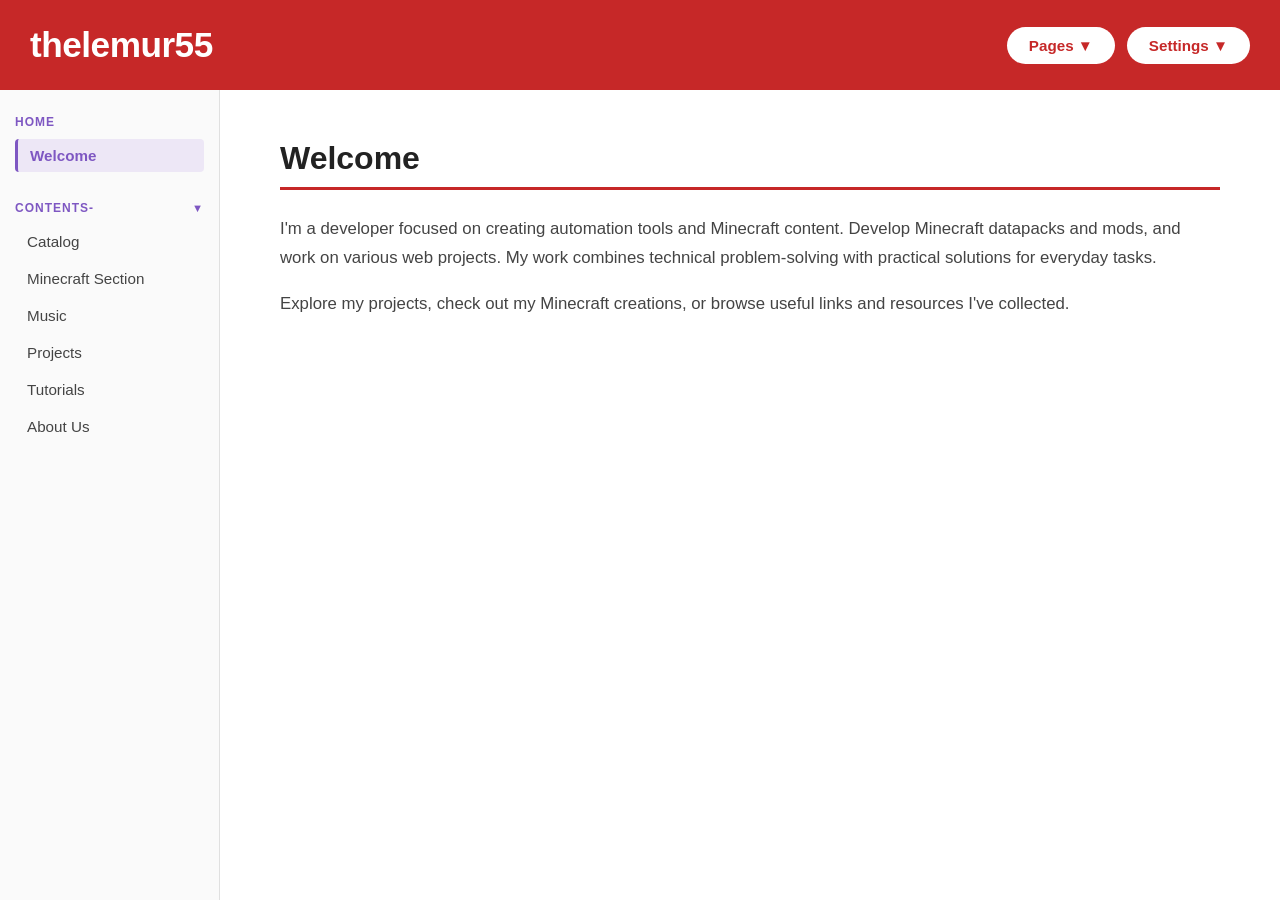
<file: index.html>
<!DOCTYPE html>
<html lang="en">
<head>
    <meta charset="UTF-8">
    <title>Redirecting...</title>
    <script>
        window.location.replace("home.html");
    </script>
</head>
<body>
    <p>Redirecting...</p>
</body>
</html>
</file>
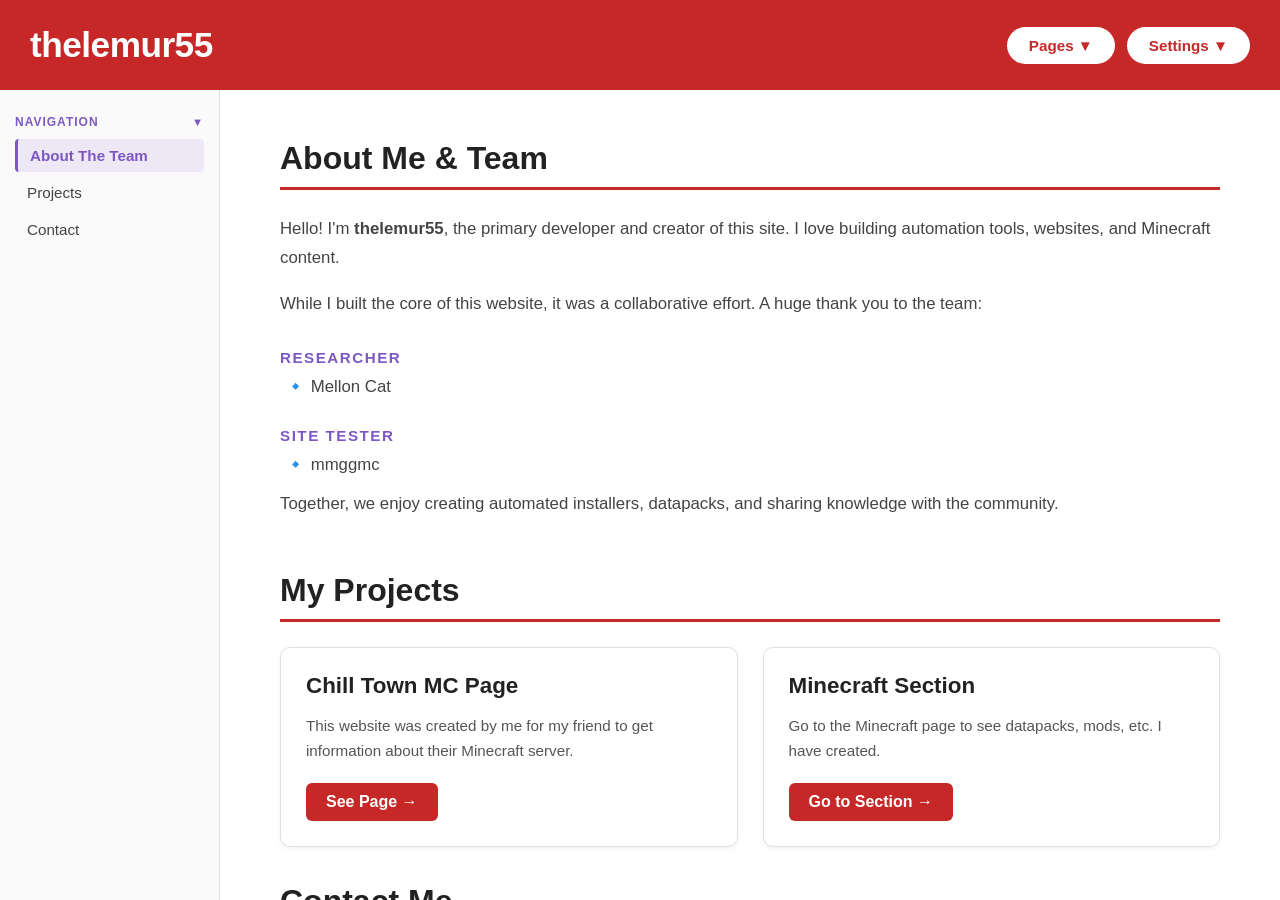
<file: about.html>
<!DOCTYPE html>
<html lang="en">
<head>
    <meta charset="UTF-8">
    <meta name="viewport" content="width=device-width, initial-scale=1.0">
    <title>thelemur55 - About Me</title>
    <link rel="icon" type="image/x-icon" href="database/icon/favicon.ico">
    <link rel="icon" type="image/png" sizes="16x16" href="database/icon/favicon-16x16.png">
    <link rel="icon" type="image/png" sizes="32x32" href="database/icon/favicon-32x32.png">
    <link rel="apple-touch-icon" sizes="180x180" href="database/icon/apple-touch-icon.png">
    <link rel="icon" type="image/png" sizes="192x192" href="database/icon/android-chrome-192x192.png">
    <link rel="icon" type="image/png" sizes="512x512" href="database/icon/android-chrome-512x512.png">
    <link rel="manifest" href="database/icon/site.webmanifest">
    <link rel="stylesheet" href="style.css">
</head>
<body>

    <!-- Reusable Header Container -->
    <div id="header-container"></div>

    <!-- Main Layout -->
    <div class="main-layout">

        <!-- Sidebar -->
        <nav class="sidebar">
            <div class="sidebar-section">
                <h3 class="section-label toggle-btn">NAVIGATION <span class="arrow">▼</span></h3>
                <ul class="sidebar-list">
                    <li><a href="#about-me" class="active">About The Team</a></li>
                    <li><a href="#projects">Projects</a></li>
                    <li><a href="#contact">Contact</a></li>
                </ul>
            </div>
        </nav>

        <!-- Content Area -->
        <main class="content">

            <!-- About Me & Team Section -->
            <section id="about-me">
                <h2 class="page-title">About Me & Team</h2>
                <hr class="title-divider">
                <p>Hello! I'm <strong>thelemur55</strong>, the primary developer and creator of this site. I love building automation tools, websites, and Minecraft content.</p>
                <p>While I built the core of this website, it was a collaborative effort. A huge thank you to the team:</p>

                <h3 class="role-header">Researcher</h3>
                <ul class="role-list">
                    <li>🔹 Mellon Cat</li>
                </ul>

                <h3 class="role-header">Site Tester</h3>
                <ul class="role-list">
                    <li>🔹 mmggmc</li>
                </ul>

                <p>Together, we enjoy creating automated installers, datapacks, and sharing knowledge with the community.</p>
            </section>

            <br><br>

            <!-- Projects Section -->
            <section id="projects">
                <h2 class="page-title">My Projects</h2>
                <hr class="title-divider">
                <div class="card-grid">
                    
                    <!-- Project Card 1 -->
                    <div class="card">
                        <h3>Chill Town MC Page</h3>
                        <p>This website was created by me for my friend to get information about their Minecraft server.</p>
                        <a href="https://neocities.org" class="card-btn" target="_blank">See Page &rarr;</a>
                    </div>

                    <!-- Project Card 2 -->
                    <div class="card">
                        <h3>Minecraft Section</h3>
                        <p>Go to the Minecraft page to see datapacks, mods, etc. I have created.</p>
                        <a href="minecraft.html" class="card-btn">Go to Section &rarr;</a>
                    </div>

                </div>
            </section>

            <br><br>

            <!-- Contact Section -->
            <section id="contact">
                <h2 class="page-title">Contact Me</h2>
                <hr class="title-divider">
                <p>Feel free to reach out!</p>
                <p>
                    <strong>GitHub:</strong> <a href="https://github.com/lemur5054" target="_blank" class="contact-link">@lemur5054</a><br>
                    <strong>Email:</strong> <a href="mailto:thelemur55@outlook.com" class="contact-link">thelemur55@outlook.com</a>
                </p>
            </section>

        </main>

    </div>

    <script src="script.js"></script>
</body>
</html>
</file>
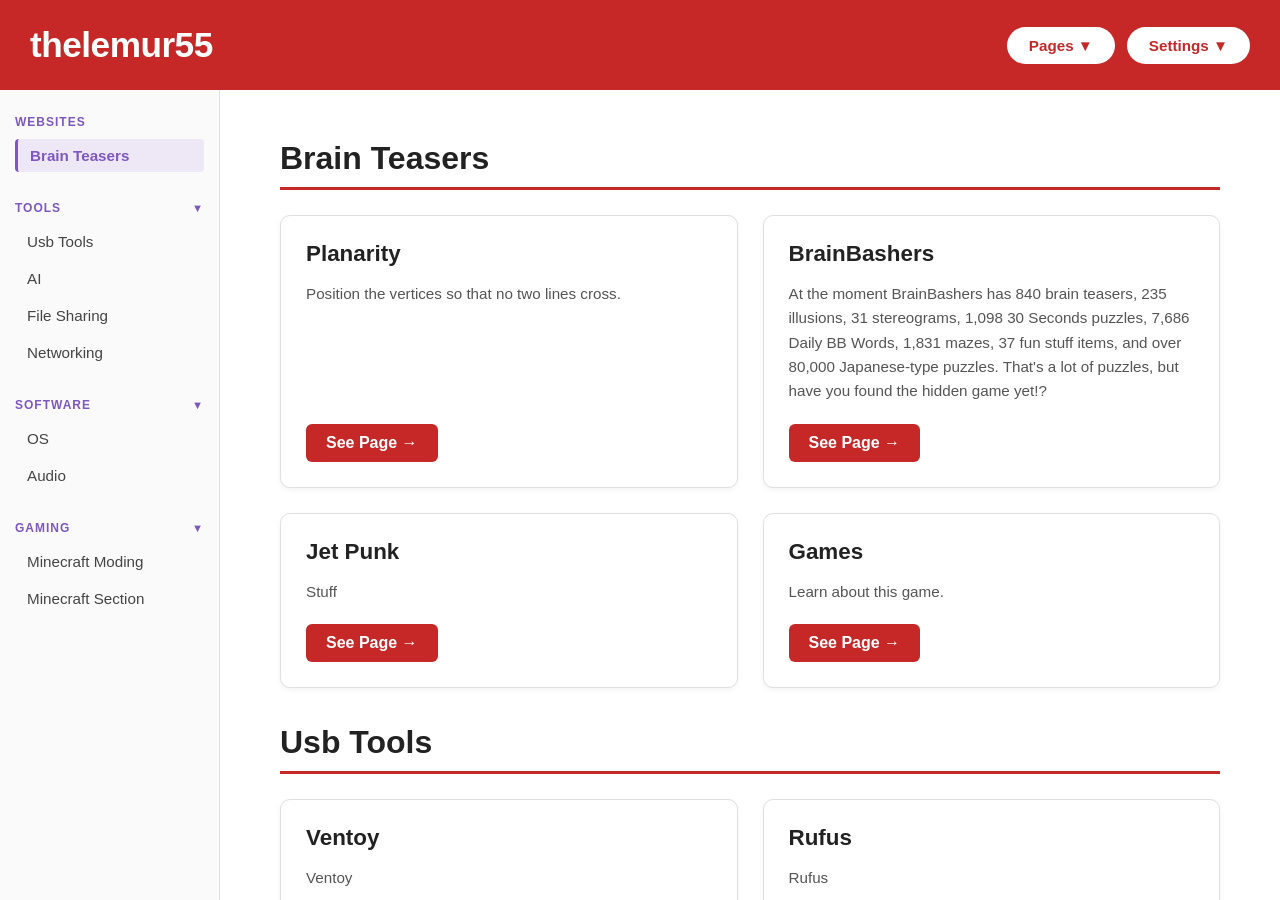
<file: catalog.html>
<!DOCTYPE html>
<html lang="en">
<head>
    <meta charset="UTF-8">
    <meta name="viewport" content="width=device-width, initial-scale=1.0">
    <title>thelemur55 - Cataloge</title>
    <link rel="icon" type="image/x-icon" href="database/icon/favicon.ico">
    <link rel="icon" type="image/png" sizes="16x16" href="database/icon/favicon-16x16.png">
    <link rel="icon" type="image/png" sizes="32x32" href="database/icon/favicon-32x32.png">
    <link rel="apple-touch-icon" sizes="180x180" href="database/icon/apple-touch-icon.png">
    <link rel="icon" type="image/png" sizes="192x192" href="database/icon/android-chrome-192x192.png">
    <link rel="icon" type="image/png" sizes="512x512" href="database/icon/android-chrome-512x512.png">
    <link rel="manifest" href="database/icon/site.webmanifest">
    <link rel="stylesheet" href="style.css">
</head>
<body>

    <!-- Top Banner -->
    <div id="header-container"></div>

    <!-- Main Layout -->
    <div class="main-layout">

        <!-- Sidebar -->
        <nav class="sidebar">
            <div class="sidebar-section">
                <h3 class="section-label">WEBSITES</h3>
                <ul class="sidebar-list">
                    <li><a href="#brain-teasers" class="active">Brain Teasers</a></li>
                </ul>
            </div>

            <div class="sidebar-section">
                <h3 class="section-label toggle-btn">TOOLS <span class="arrow">▼</span></h3>
                <ul class="sidebar-list">
                    <li><a href="#usb-tools">Usb Tools</a></li>
                    <li><a href="#ai">AI</a></li>
                    <li><a href="#file-sharing">File Sharing</a></li>
                    <li><a href="#networking">Networking</a></li>
                </ul>
            </div>

            <div class="sidebar-section">
                <h3 class="section-label toggle-btn">SOFTWARE <span class="arrow">▼</span></h3>
                <ul class="sidebar-list">
                    <li><a href="#operating-systems">OS</a></li>
                    <li><a href="#audio">Audio</a></li>
                </ul>
            </div>

            <div class="sidebar-section">
                <h3 class="section-label toggle-btn">GAMING <span class="arrow">▼</span></h3>
                <ul class="sidebar-list">
                    <li><a href="#moding">Minecraft Moding</a></li>
                    <li><a href="minecraft.html">Minecraft Section</a></li>
                </ul>
            </div>
        </nav>

        <!-- Content Area -->
        <main class="content">

            <!-- Brain Teasers Section -->
            <section id="brain-teasers">
                <h2 class="page-title">Brain Teasers</h2>
                <hr class="title-divider">
                <div class="card-grid">
                    <div class="card">
                        <h3>Planarity</h3>
                        <p>Position the vertices so that no two lines cross.</p>
                        <a href="https://www.jasondavies.com/planarity/" class="card-btn" target="_blank">See Page &rarr;</a>
                    </div>
                    <div class="card">
                        <h3>BrainBashers</h3>
                        <p>At the moment BrainBashers has 840 brain teasers, 235 illusions, 31 stereograms, 1,098 30 Seconds puzzles, 7,686 Daily BB Words, 1,831 mazes, 37 fun stuff items, and over 80,000 Japanese-type puzzles. That's a lot of puzzles, but have you found the hidden game yet!?</p>
                        <a href="https://www.brainbashers.com/puzzles.asp" class="card-btn" target="_blank">See Page &rarr;</a>
                    </div>
                    <div class="card">
                        <h3>Jet Punk</h3>
                        <p>Stuff</p>
                        <a href="https://www.jetpunk.com/" class="card-btn" target="_blank">See Page &rarr;</a>
                    </div>
                    <div class="card">
                        <h3>Games</h3>
                        <p>Learn about this game.</p>
                        <a href="https://en.wikipedia.org/wiki/The_Game_(mind_game)" class="card-btn" target="_blank">See Page &rarr;</a>
                    </div>
                </div>
            </section>

            <br><br>

            <!-- USB Tools Section -->
            <section id="usb-tools">
                <h2 class="page-title">Usb Tools</h2>
                <hr class="title-divider">
                <div class="card-grid">
                    <div class="card">
                        <h3>Ventoy</h3>
                        <p>Ventoy</p>
                        <a href="https://www.ventoy.net/en/download.html" class="card-btn" target="_blank">See Site &rarr;</a>
                    </div>
                    <div class="card">
                        <h3>Rufus</h3>
                        <p>Rufus</p>
                        <a href="https://rufus.ie/en/#download" class="card-btn" target="_blank">See Site &rarr;</a>
                    </div>
                </div>
            </section>

            <br><br>

            <!-- AI Section -->
            <section id="ai">
                <h2 class="page-title">AI</h2>
                <hr class="title-divider">
                <div class="card-grid">
                    <div class="card">
                        <h3>Qwen</h3>
                        <p>Qwen</p>
                        <a href="https://qwen.ai/home" class="card-btn" target="_blank">See Site &rarr;</a>
                    </div>
                </div>
            </section>

            <br><br>

            <!-- File Sharing Section -->
            <section id="file-sharing">
                <h2 class="page-title">File Sharing</h2>
                <hr class="title-divider">
                <div class="card-grid">
                    <div class="card">
                        <h3>Wormhole</h3>
                        <p>Wormhole lets you share files with end-to-end encryption and a link that automatically expires. So you can keep what you share private and make sure your stuff doesn't stay online forever.</p>
                        <a href="https://wormhole.app/" class="card-btn" target="_blank">See Site &rarr;</a>
                    </div>
                </div>
            </section>

            <br><br>

            <!-- Networking-->
            <section id="networking">
                <h2 class="page-title">Networking</h2>
                <hr class="title-divider">
                <div class="card-grid">
                    <div class="card">
                        <h3>playit.gg</h3>
                        <p>Playit is a global proxy that lets you host a server without port forwarding. Only you run the agent, your players just connect.</p>
                        <a href="https://playit.gg/" class="card-btn" target="_blank">See Site &rarr;</a>
                    </div>
                </div>
            </section>

            <br><br>
            <!-- Operating Systems Section -->
            <section id="operating-systems">
                <h2 class="page-title">Operating Systems</h2>
                <hr class="title-divider">
                <div class="card-grid">
                    <div class="card">
                        <h3>ubuntu</h3>
                        <p>ubuntu</p>
                        <a href="https://ubuntu.com/" class="card-btn" target="_blank">See Site &rarr;</a>
                    </div>
                    <div class="card">
                        <h3>Windows 10</h3>
                        <p>Win 10</p>
                        <a href="https://www.microsoft.com/en-us/software-download/windows10" class="card-btn" target="_blank">See Site &rarr;</a>
                    </div>
                    <div class="card">
                        <h3>Windows 11</h3>
                        <p>Win 11</p>
                        <a href="https://www.microsoft.com/en-us/software-download/windows11" class="card-btn" target="_blank">See Site &rarr;</a>
                    </div>
                    <div class="card">
                        <h3>Windows PE</h3>
                        <p>Win Pe</p>
                        <a href="https://learn.microsoft.com/en-us/windows-hardware/manufacture/desktop/winpe-intro?view=windows-11" class="card-btn" target="_blank">See Site &rarr;</a>
                    </div>
                </div>
            </section>

            <br><br>

            <!-- Audio Section -->
            <section id="audio">
                <h2 class="page-title">Audio</h2>
                <hr class="title-divider">
                <div class="card-grid">
                    <div class="card">
                        <h3>Voicemeeter</h3>
                        <p>Voicemeeter</p>
                        <a href="https://www.vb-audio.com/Voicemeeter/" class="card-btn" target="_blank">See Site &rarr;</a>
                    </div>
                </div>
            </section>

            <br><br>
            

            <!-- Minecraft Moding Section -->
            <section id="moding">
                <h2 class="page-title">Minecraft Moding</h2>
                <hr class="title-divider">
                <div class="card-grid">
                    <div class="card">
                        <h3>Modrith</h3>
                        <p>modrith</p>
                        <a href="https://modrinth.com/" class="card-btn" target="_blank">See Site &rarr;</a>
                    </div>
                    <div class="card">
                        <h3>Curseforge</h3>
                        <p>Curseforge</p>
                        <a href="https://www.curseforge.com/minecraft" class="card-btn" target="_blank">See Site &rarr;</a>
                    </div>
                </div>
            </section>

        </main>

    </div>

    <script src="script.js"></script>
</body>
</html>
</file>
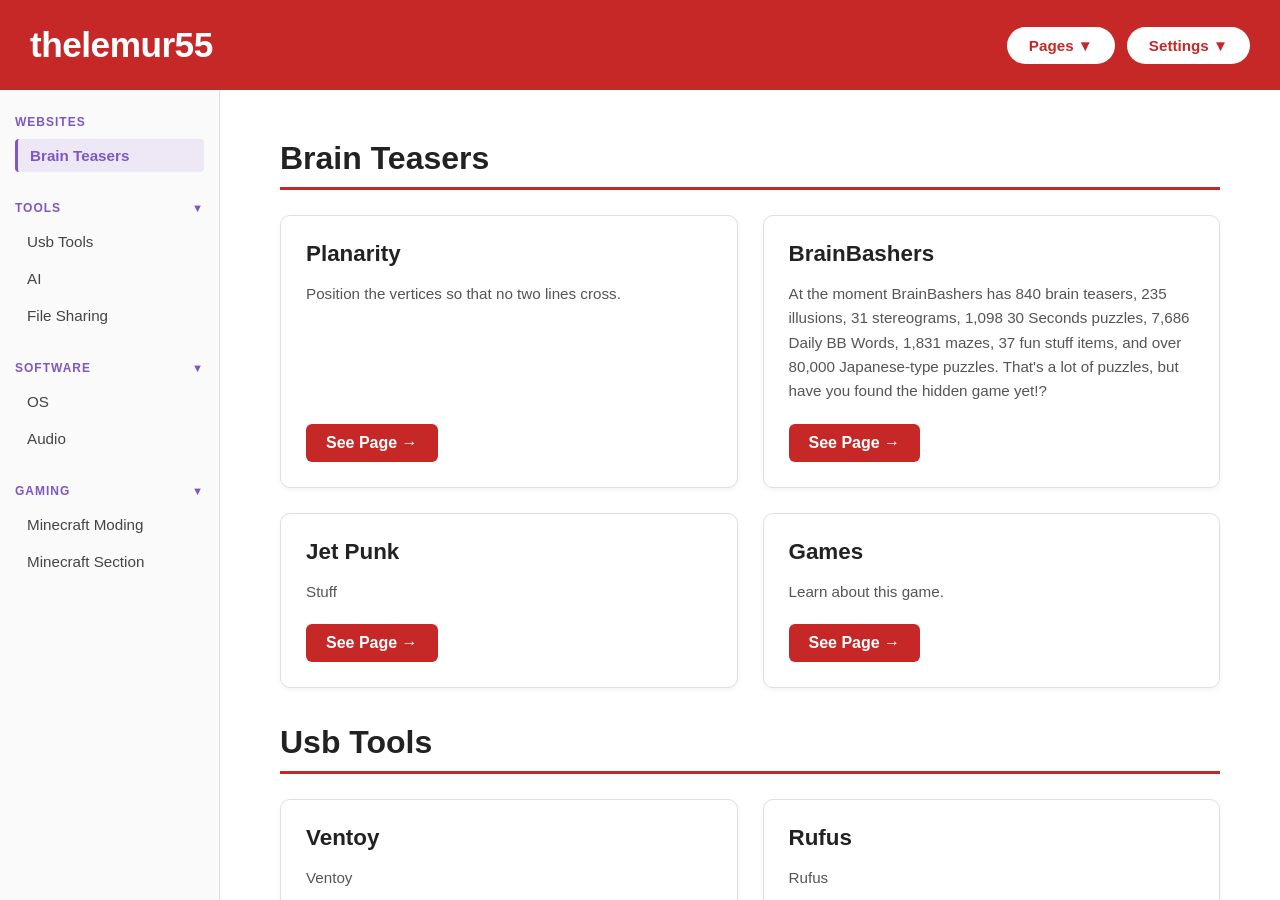
<file: cataloge.html>
<!DOCTYPE html>
<html lang="en">
<head>
    <meta charset="UTF-8">
    <meta name="viewport" content="width=device-width, initial-scale=1.0">
    <title>thelemur55 - Cataloge</title>
    <link rel="stylesheet" href="style.css">
</head>
<body>

    <!-- Top Banner -->
    <div id="header-container"></div>

    <!-- Main Layout -->
    <div class="main-layout">

        <!-- Sidebar -->
        <nav class="sidebar">
            <div class="sidebar-section">
                <h3 class="section-label">WEBSITES</h3>
                <ul class="sidebar-list">
                    <li><a href="#brain-teasers" class="active">Brain Teasers</a></li>
                </ul>
            </div>

            <div class="sidebar-section">
                <h3 class="section-label toggle-btn">TOOLS <span class="arrow">▼</span></h3>
                <ul class="sidebar-list">
                    <li><a href="#usb-tools">Usb Tools</a></li>
                    <li><a href="#ai">AI</a></li>
                    <li><a href="#file-sharing">File Sharing</a></li>
                </ul>
            </div>

            <div class="sidebar-section">
                <h3 class="section-label toggle-btn">SOFTWARE <span class="arrow">▼</span></h3>
                <ul class="sidebar-list">
                    <li><a href="#operating-systems">OS</a></li>
                    <li><a href="#audio">Audio</a></li>
                </ul>
            </div>

            <div class="sidebar-section">
                <h3 class="section-label toggle-btn">GAMING <span class="arrow">▼</span></h3>
                <ul class="sidebar-list">
                    <li><a href="#moding">Minecraft Moding</a></li>
                    <li><a href="minecraft.html">Minecraft Section</a></li>
                </ul>
            </div>
        </nav>

        <!-- Content Area -->
        <main class="content">

            <!-- Brain Teasers Section -->
            <section id="brain-teasers">
                <h2 class="page-title">Brain Teasers</h2>
                <hr class="title-divider">
                <div class="card-grid">
                    <div class="card">
                        <h3>Planarity</h3>
                        <p>Position the vertices so that no two lines cross.</p>
                        <a href="https://www.jasondavies.com/planarity/" class="card-btn" target="_blank">See Page &rarr;</a>
                    </div>
                    <div class="card">
                        <h3>BrainBashers</h3>
                        <p>At the moment BrainBashers has 840 brain teasers, 235 illusions, 31 stereograms, 1,098 30 Seconds puzzles, 7,686 Daily BB Words, 1,831 mazes, 37 fun stuff items, and over 80,000 Japanese-type puzzles. That's a lot of puzzles, but have you found the hidden game yet!?</p>
                        <a href="https://www.brainbashers.com/puzzles.asp" class="card-btn" target="_blank">See Page &rarr;</a>
                    </div>
                    <div class="card">
                        <h3>Jet Punk</h3>
                        <p>Stuff</p>
                        <a href="https://www.jetpunk.com/" class="card-btn" target="_blank">See Page &rarr;</a>
                    </div>
                    <div class="card">
                        <h3>Games</h3>
                        <p>Learn about this game.</p>
                        <a href="https://en.wikipedia.org/wiki/The_Game_(mind_game)" class="card-btn" target="_blank">See Page &rarr;</a>
                    </div>
                </div>
            </section>

            <br><br>

            <!-- USB Tools Section -->
            <section id="usb-tools">
                <h2 class="page-title">Usb Tools</h2>
                <hr class="title-divider">
                <div class="card-grid">
                    <div class="card">
                        <h3>Ventoy</h3>
                        <p>Ventoy</p>
                        <a href="https://www.ventoy.net/en/download.html" class="card-btn" target="_blank">See Site &rarr;</a>
                    </div>
                    <div class="card">
                        <h3>Rufus</h3>
                        <p>Rufus</p>
                        <a href="https://rufus.ie/en/#download" class="card-btn" target="_blank">See Site &rarr;</a>
                    </div>
                </div>
            </section>

            <br><br>

            <!-- AI Section -->
            <section id="ai">
                <h2 class="page-title">AI</h2>
                <hr class="title-divider">
                <div class="card-grid">
                    <div class="card">
                        <h3>Qwen</h3>
                        <p>Qwen</p>
                        <a href="https://qwen.ai/home" class="card-btn" target="_blank">See Site &rarr;</a>
                    </div>
                </div>
            </section>

            <br><br>

            <!-- File Sharing Section -->
            <section id="file-sharing">
                <h2 class="page-title">File Sharing</h2>
                <hr class="title-divider">
                <div class="card-grid">
                    <div class="card">
                        <h3>Wormhole</h3>
                        <p>Wormhole lets you share files with end-to-end encryption and a link that automatically expires. So you can keep what you share private and make sure your stuff doesn't stay online forever.</p>
                        <a href="https://wormhole.app/" class="card-btn" target="_blank">See Site &rarr;</a>
                    </div>
                </div>
            </section>

            <br><br>

            <!-- Operating Systems Section -->
            <section id="operating-systems">
                <h2 class="page-title">Operating Systems</h2>
                <hr class="title-divider">
                <div class="card-grid">
                    <div class="card">
                        <h3>ubuntu</h3>
                        <p>ubuntu</p>
                        <a href="https://ubuntu.com/" class="card-btn" target="_blank">See Site &rarr;</a>
                    </div>
                    <div class="card">
                        <h3>Windows 10</h3>
                        <p>Win 10</p>
                        <a href="https://www.microsoft.com/en-us/software-download/windows10" class="card-btn" target="_blank">See Site &rarr;</a>
                    </div>
                    <div class="card">
                        <h3>Windows 11</h3>
                        <p>Win 11</p>
                        <a href="https://www.microsoft.com/en-us/software-download/windows11" class="card-btn" target="_blank">See Site &rarr;</a>
                    </div>
                    <div class="card">
                        <h3>Windows PE</h3>
                        <p>Win Pe</p>
                        <a href="https://learn.microsoft.com/en-us/windows-hardware/manufacture/desktop/winpe-intro?view=windows-11" class="card-btn" target="_blank">See Site &rarr;</a>
                    </div>
                </div>
            </section>

            <br><br>

            <!-- Audio Section -->
            <section id="audio">
                <h2 class="page-title">Audio</h2>
                <hr class="title-divider">
                <div class="card-grid">
                    <div class="card">
                        <h3>Voicemeeter</h3>
                        <p>Voicemeeter</p>
                        <a href="https://www.vb-audio.com/Voicemeeter/" class="card-btn" target="_blank">See Site &rarr;</a>
                    </div>
                </div>
            </section>

            <br><br>

            <!-- Minecraft Moding Section -->
            <section id="moding">
                <h2 class="page-title">Minecraft Moding</h2>
                <hr class="title-divider">
                <div class="card-grid">
                    <div class="card">
                        <h3>Modrith</h3>
                        <p>modrith</p>
                        <a href="https://modrinth.com/" class="card-btn" target="_blank">See Site &rarr;</a>
                    </div>
                    <div class="card">
                        <h3>Curseforge</h3>
                        <p>Curseforge</p>
                        <a href="https://www.curseforge.com/minecraft" class="card-btn" target="_blank">See Site &rarr;</a>
                    </div>
                </div>
            </section>

        </main>

    </div>

    <script src="script.js"></script>
</body>
</html>
</file>
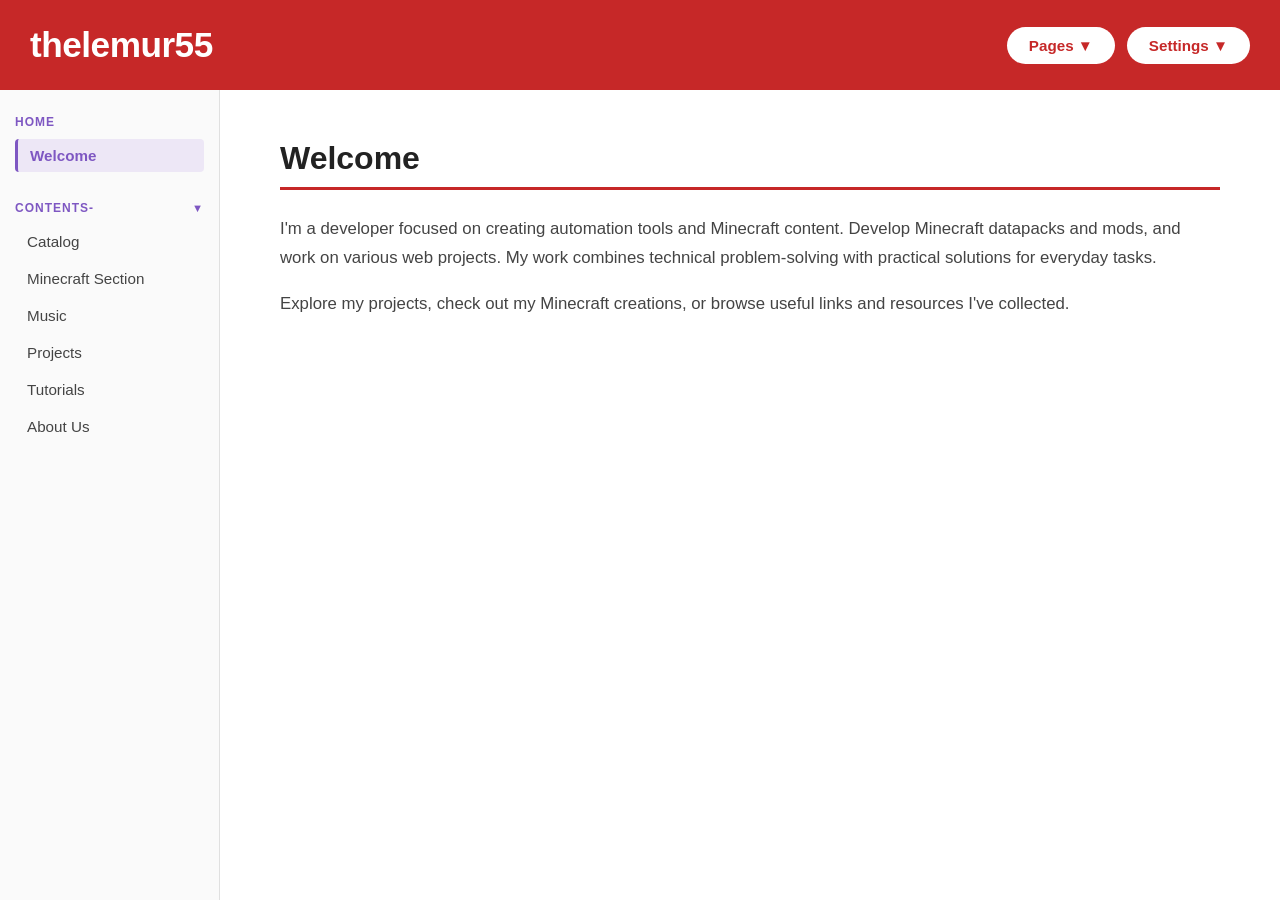
<file: home.html>
<!DOCTYPE html>
<html lang="en">
<head>
    <meta charset="UTF-8">
    <meta name="viewport" content="width=device-width, initial-scale=1.0">
    <title>thelemur55 - Home</title>
    <link rel="icon" type="image/x-icon" href="database/icon/favicon.ico">
    <link rel="icon" type="image/png" sizes="16x16" href="database/icon/favicon-16x16.png">
    <link rel="icon" type="image/png" sizes="32x32" href="database/icon/favicon-32x32.png">
    <link rel="apple-touch-icon" sizes="180x180"    href="database/icon/apple-touch-icon.png">
    <link rel="icon" type="image/png" sizes="192x192" href="database/icon/android-chrome-192x192.png">
    <link rel="icon" type="image/png" sizes="512x512" href="database/icon/android-chrome-512x512.png">
    <link rel="manifest" href="database/icon/site.webmanifest">
    <link rel="stylesheet" href="style.css">
</head>
<body>

    <!-- Reusable Header Container -->
    <div id="header-container"></div>

    <!-- Main Layout -->
    <div class="main-layout">

        <!-- Sidebar -->
        <nav class="sidebar">
            <div class="sidebar-section">
                <h3 class="section-label">HOME</h3>
                <ul class="sidebar-list">
                    <li><a href="home.html" class="active">Welcome</a></li>
                </ul>
            </div>

            <div class="sidebar-section">
                <h3 class="section-label toggle-btn">CONTENTS- <span class="arrow">▼</span></h3>
                <ul class="sidebar-list">
                    <li><a href="catalog.html">Catalog</a></li>
                    <li><a href="minecraft.html">Minecraft Section</a></li>
                    <li><a href="music.html">Music</a></li>
                    <li><a href="projects.html">Projects</a></li>
                    <li><a href="tutorials.html">Tutorials</a></li>
                    <li><a href="about.html">About Us</a></li>
                </ul>
            </div>
        </nav>

        <!-- Content Area -->
        <main class="content">
            <section id="welcome">
                <h2 class="page-title">Welcome</h2>
                <hr class="title-divider">

                <p>I'm a developer focused on creating automation tools and Minecraft content. 
                   Develop Minecraft datapacks and mods, and work on various web projects. 
                   My work combines technical problem-solving with practical solutions for everyday tasks.</p>

                <p>Explore my projects, check out my Minecraft creations, or browse useful links 
                   and resources I've collected.</p>
            </section>
        </main>

    </div>

    <script src="script.js"></script>
</body>
</html>
</file>
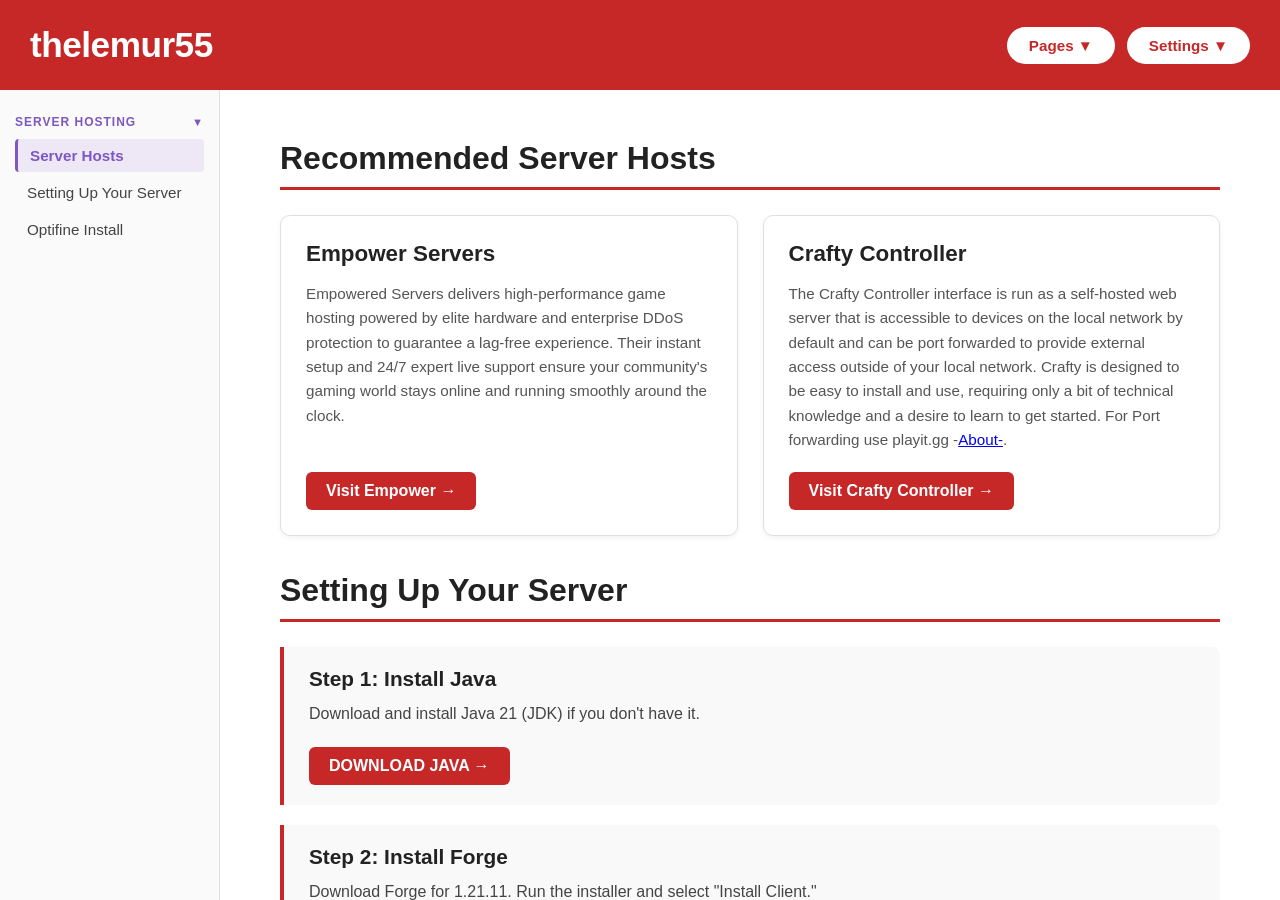
<file: minecraft.html>
<!DOCTYPE html>
<html lang="en">
<head>
    <meta charset="UTF-8">
    <meta name="viewport" content="width=device-width, initial-scale=1.0">
    <title>thelemur55 - Minecraft</title>
    <link rel="icon" type="image/x-icon" href="database/icon/favicon.ico">
    <link rel="icon" type="image/png" sizes="16x16" href="database/icon/favicon-16x16.png">
    <link rel="icon" type="image/png" sizes="32x32" href="database/icon/favicon-32x32.png">
    <link rel="apple-touch-icon" sizes="180x180" href="database/icon/apple-touch-icon.png">
    <link rel="icon" type="image/png" sizes="192x192" href="database/icon/android-chrome-192x192.png">
    <link rel="icon" type="image/png" sizes="512x512" href="database/icon/android-chrome-512x512.png">
    <link rel="manifest" href="database/icon/site.webmanifest">
    <link rel="stylesheet" href="style.css">
</head>
<body>

    <div id="header-container"></div>

    <div class="main-layout">
        <nav class="sidebar">
            <div class="sidebar-section">
                <h3 class="section-label toggle-btn">SERVER HOSTING <span class="arrow">▼</span></h3>
                <ul class="sidebar-list">
                    <li><a href="#sh-sh">Server Hosts</a></li>
                    <li><a href="#sh-su">Setting Up Your Server</a></li>
                    <li><a href="#optifine-install">Optifine Install</a></li>
                </ul>
            </div>
        </nav>

        <main class="content">
            <section id="sh-sh">
                <h2 class="page-title">Recommended Server Hosts</h2>
                <hr class="title-divider">
                <div class="card-grid">
                    <div class="card">
                        <h3>Empower Servers</h3>
                        <p>Empowered Servers delivers high-performance game hosting powered by elite hardware and enterprise DDoS protection to guarantee a lag-free experience. Their instant setup and 24/7 expert live support ensure your community's gaming world stays online and running smoothly around the clock.</p>
                        <a href="https://empowerservers.com/" class="card-btn" target="_blank">Visit Empower &rarr;</a>
                    </div>
                    <div class="card">
                        <h3>Crafty Controller</h3>
                        <p>The Crafty Controller interface is run as a self-hosted web server that is accessible to devices on the local network by default and can be port forwarded to provide external access outside of your local network. Crafty is designed to be easy to install and use, requiring only a bit of technical knowledge and a desire to learn to get started. For Port forwarding use playit.gg -<a href="catalog.html#networking">About-</a>.</p>
                        <a href="https://craftycontroller.com/" class="card-btn" target="_blank">Visit Crafty Controller &rarr;</a>
                    </div>
                </div>
            </section>

            <br><br>

            <section id="sh-su">
                <h2 class="page-title">Setting Up Your Server</h2>
                <hr class="title-divider">
                
                <div class="tutorial-step">
                    <h3>Step 1: Install Java</h3>
                    <p>Download and install Java 21 (JDK) if you don't have it.</p>
                    <a href="https://oracle.com" class="card-btn" target="_blank">DOWNLOAD JAVA &rarr;</a>
                </div>

                <div class="tutorial-step">
                    <h3>Step 2: Install Forge</h3>
                    <p>Download Forge for 1.21.11. Run the installer and select "Install Client."</p>
                    <div class="card-btn-group">
                        <a href="https://www.youtube.com/watch?v=3EIr8uBd2xY" class="card-btn" target="_blank">HOW-TO VIDEO &rarr;</a>
                        <a href="https://minecraftforge.net" class="card-btn" target="_blank">GET FORGE 1.21.11 &rarr;</a>
                    </div>
                </div>

                <div class="tutorial-step">
                    <h3>Step 3: Add Optifine</h3>
                    <p>Download Optifine 1.21.11. Do not run it. Drag it into your <code>.minecraft/mods</code> folder.</p>
                    <a href="https://optifine.net" class="card-btn" target="_blank">GET OPTIFINE 1.21.11 &rarr;</a>
                </div>

                <div class="tutorial-step">
                    <h3>Step 4: Final Step: Install Client Mods</h3>
                    <p>Place required client mods into your <code>.minecraft/mods</code> folder along with Optifine.</p>
                    <p><strong>MODRINTH USERS!</strong> You can just use this prebuilt pack to skip steps 2-4:</p>
                    <a href="https://wormhole.app/xkWEKW#5P_LgzDrJdoMCLyHGhVcrg" class="card-btn" target="_blank">DOWNLOAD PACK &rarr;</a>
                </div>
            </section>

            <br><br>

            <section id="optifine-install">
                <h2 class="page-title">Installing OptiFine on Minecraft Launcher (Standalone)</h2>
                <hr class="title-divider">

                <div class="tutorial-step">
                    <h3>Step 1: Install Java</h3>
                    <p>Download and install Java 21 (JDK) if you do not have it installed on your system.</p>
                    <a href="https://oracle.com" class="card-btn" target="_blank">DOWNLOAD JAVA &rarr;</a>
                </div>

                <div class="tutorial-step">
                    <h3>Step 2: Run Vanilla Minecraft Once</h3>
                    <p>Open your official Minecraft Launcher. Launch Minecraft version 1.21.11 at least once to the main menu, then close the game.</p>
                </div>

                <div class="tutorial-step">
                    <h3>Step 3: Download OptiFine</h3>
                    <p>Grab the official OptiFine standalone installer executable for Minecraft version 1.21.11.</p>
                    <a href="https://optifine.net" class="card-btn" target="_blank">GET OPTIFINE 1.21.11 &rarr;</a>
                </div>

                <div class="tutorial-step">
                    <h3>Step 4: Run the Installer</h3>
                    <p>Right-click the downloaded <code>.jar</code> file and open it with Java. Click the "Install" button in the prompt.</p>
                </div>

                <div class="tutorial-step">
                    <h3>Step 5: Open Minecraft Launcher</h3>
                    <p>Open the Minecraft launcher. The OptiFine profile should be automatically selected.</p>
                </div>

                <div class="tutorial-step">
                    <h3>Step 6: Verify Installation</h3>
                    <p>If OptiFine is not selected, click the installations arrow in the bottom-left, select "OptiFine," and click Play. Go to Options > Video Settings to confirm, where you should see options for shaders and enhanced graphics.</p>
                </div>

                <div class="tutorial-step">
                    <h3>Errors?</h3>
                    <p>Watch this video for help:</p>
                    <a href="https://www.youtube.com/watch?v=BB35Rm41gZQ&" class="card-btn" target="_blank">Installing On mclauncher &rarr;</a>
                </div>
            </section>
        </main>
    </div>

    <script src="script.js"></script>
</body>
</html>
</file>
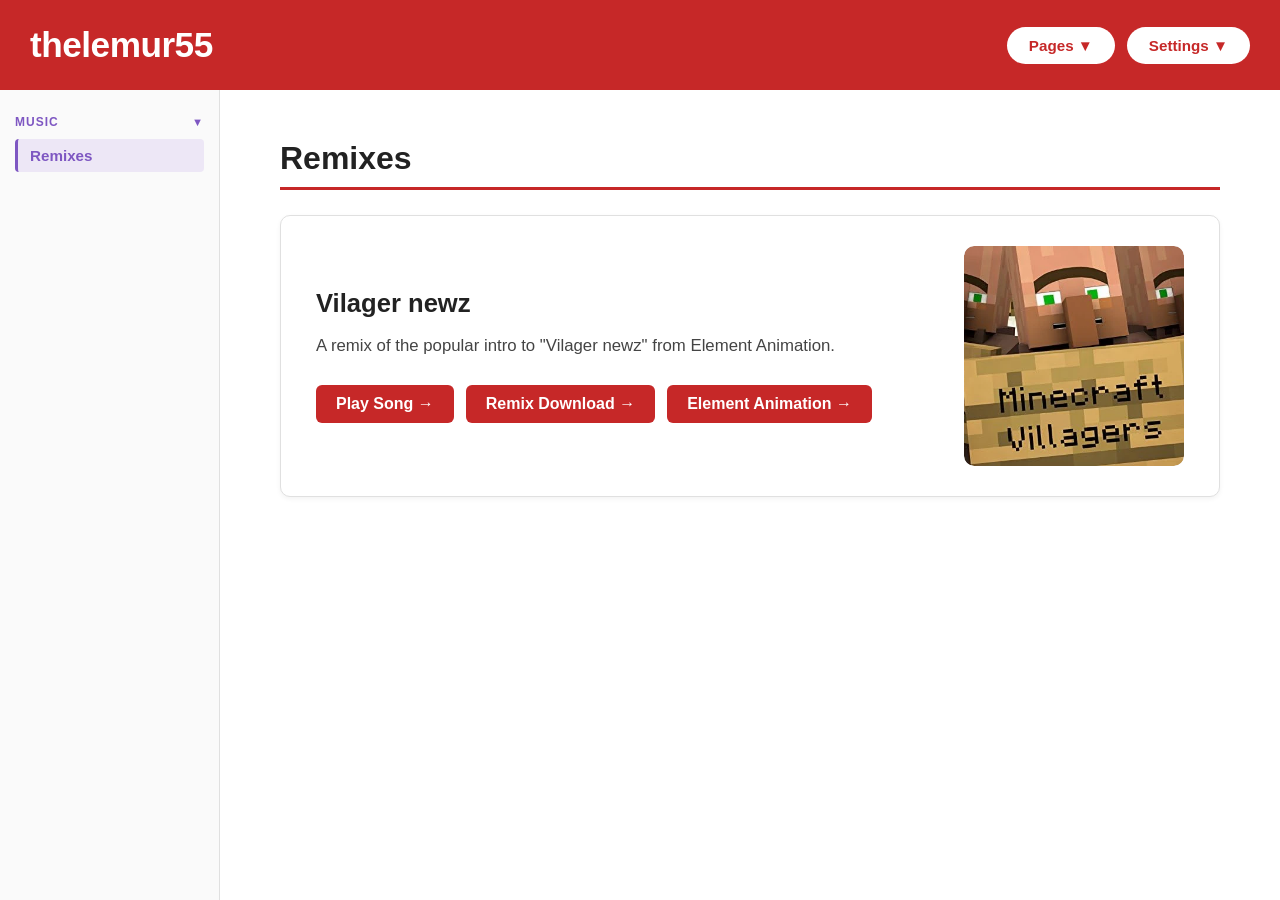
<file: music.html>
<!DOCTYPE html>
<html lang="en">
<head>
    <meta charset="UTF-8">
    <meta name="viewport" content="width=device-width, initial-scale=1.0">
    <title>thelemur55 - Music</title>
    <link rel="icon" type="image/x-icon" href="database/icon/favicon.ico">
    <link rel="icon" type="image/png" sizes="16x16" href="database/icon/favicon-16x16.png">
    <link rel="icon" type="image/png" sizes="32x32" href="database/icon/favicon-32x32.png">
    <link rel="apple-touch-icon" sizes="180x180" href="database/icon/apple-touch-icon.png">
    <link rel="icon" type="image/png" sizes="192x192" href="database/icon/android-chrome-192x192.png">
    <link rel="icon" type="image/png" sizes="512x512" href="database/icon/android-chrome-512x512.png">
    <link rel="manifest" href="database/icon/site.webmanifest">
    <link rel="stylesheet" href="style.css">
</head>
<body>

    <!-- Reusable Header Container -->
    <div id="header-container"></div>

    <!-- Main Layout -->
    <div class="main-layout">
        
        <!-- Sidebar -->
        <nav class="sidebar">
            <div class="sidebar-section">
                <h3 class="section-label toggle-btn">MUSIC <span class="arrow">▼</span></h3>
                <ul class="sidebar-list">
                    <li><a href="#remixes" class="active">Remixes</a></li>
                </ul>
            </div>
        </nav>

        <!-- Content Area -->
        <main class="content">
            <section id="remixes">
                <h2 class="page-title">Remixes</h2>
                <hr class="title-divider">
                
                <!-- Horizontal Card -->
                <div class="horizontal-card">
                    <div class="horizontal-card-content">
                        <h3>Vilager newz</h3>
                        <p>A remix of the popular intro to "Vilager newz" from Element Animation.</p>
                        
                        <div class="horizontal-btn-group">
                            <a href="https://youtu.be/tkM51rw4SkM" class="card-btn" target="_blank">Play Song &rarr;</a>
                            <a href="https://github.com/lemur5054/Projects/blob/main/Music/Remix/VilagerNewz" class="card-btn" target="_blank">Remix Download &rarr;</a>
                            <a href="https://www.elementanimation.com/" class="card-btn" target="_blank">Element Animation &rarr;</a>
                        </div>
                    </div>
                    <div class="horizontal-card-image">
                        <img src="database/img/Villager_News_poster.jpg" alt="Vilager newz thumbnail">
                    </div>
                </div>

            </section>
        </main>
    </div>

    <script src="script.js"></script>
</body>
</html>
</file>
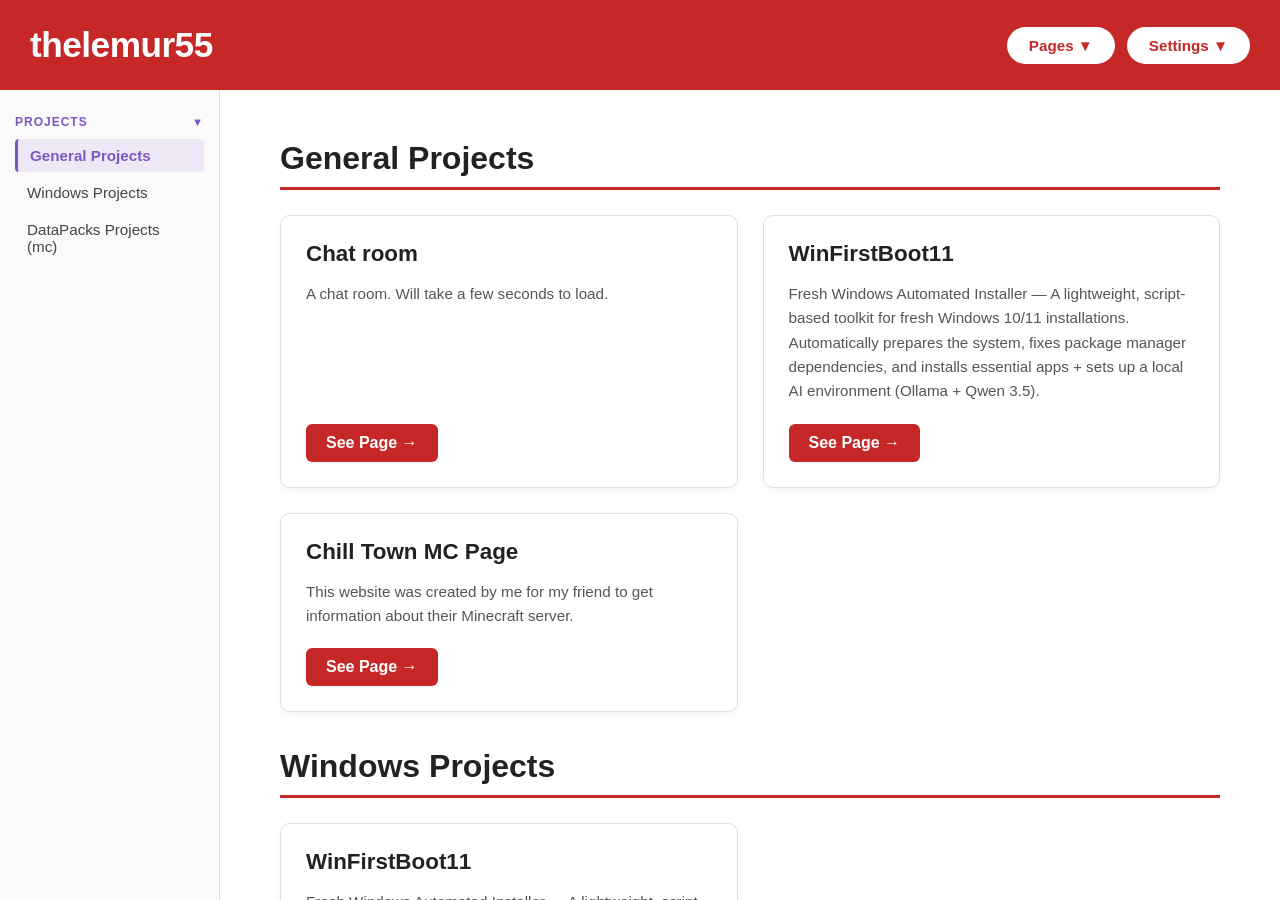
<file: projects.html>
<!DOCTYPE html>
<html lang="en">
<head>
    <meta charset="UTF-8">
    <meta name="viewport" content="width=device-width, initial-scale=1.0">
    <title>thelemur55 - Projects</title>
    <link rel="icon" type="image/x-icon" href="database/icon/favicon.ico">
    <link rel="icon" type="image/png" sizes="16x16" href="database/icon/favicon-16x16.png">
    <link rel="icon" type="image/png" sizes="32x32" href="database/icon/favicon-32x32.png">
    <link rel="apple-touch-icon" sizes="180x180" href="database/icon/apple-touch-icon.png">
    <link rel="icon" type="image/png" sizes="192x192" href="database/icon/android-chrome-192x192.png">
    <link rel="icon" type="image/png" sizes="512x512" href="database/icon/android-chrome-512x512.png">
    <link rel="manifest" href="database/icon/site.webmanifest">
    <link rel="stylesheet" href="style.css">
</head>
<body>

    <!-- Reusable Header Container -->
    <div id="header-container"></div>

    <!-- Main Layout -->
    <div class="main-layout">
        
        <!-- Sidebar -->
        <nav class="sidebar">
            <div class="sidebar-section">
                <h3 class="section-label toggle-btn">PROJECTS <span class="arrow">▼</span></h3>
                <ul class="sidebar-list">
                    <li><a href="#proj-gen" class="active">General Projects</a></li>
                    <li><a href="#proj-win">Windows Projects</a></li>
                    <li><a href="#proj-mc-data">DataPacks Projects (mc)</a></li>
                </ul>
            </div>
        </nav>

        <!-- Content Area -->
        <main class="content">
            
            <!-- General Projects Section -->
            <section id="proj-gen">
                <h2 class="page-title">General Projects</h2>
                <hr class="title-divider">
                <div class="card-grid">
                    <div class="card">
                        <h3>Chat room</h3>
                        <p>A chat room. Will take a few seconds to load.</p>
                        <a href="https://local-chat-v7zp.onrender.com/" class="card-btn" target="_blank">See Page &rarr;</a>
                    </div>
                    <div class="card">
                        <h3>WinFirstBoot11</h3>
                        <p>Fresh Windows Automated Installer — A lightweight, script-based toolkit for fresh Windows 10/11 installations. Automatically prepares the system, fixes package manager dependencies, and installs essential apps + sets up a local AI environment (Ollama + Qwen 3.5).</p>
                        <a href="subsite/WinFreshInstall.html" class="card-btn">See Page &rarr;</a>
                    </div>
                    <div class="card">
                        <h3>Chill Town MC Page</h3>
                        <p>This website was created by me for my friend to get information about their Minecraft server.</p>
                        <a href="https://neocities.org" class="card-btn" target="_blank">See Page &rarr;</a>
                    </div>
                </div>
            </section>

            <br><br>

            <!-- Windows Projects Section -->
            <section id="proj-win">
                <h2 class="page-title">Windows Projects</h2>
                <hr class="title-divider">
                <div class="card-grid">
                    <div class="card">
                        <h3>WinFirstBoot11</h3>
                        <p>Fresh Windows Automated Installer — A lightweight, script-based toolkit for fresh Windows 10/11 installations. Automatically prepares the system, fixes package manager dependencies, and installs essential apps + sets up a local AI environment (Ollama + Qwen 3.5).</p>
                        <a href="https://github.com/lemur5054/WinFirstBoot11" class="card-btn" target="_blank">View on GitHub &rarr;</a>
                    </div>
                </div>
            </section>

            <br><br>

            <!-- DataPacks Projects Section -->
            <section id="proj-mc-data">
                <h2 class="page-title">DataPacks Projects (mc)</h2>
                <hr class="title-divider">
                <div class="card-grid">
                    <div class="card">
                        <h3>Single-Join-Message</h3>
                        <p>Single-Join-Messages</p>
                        <a href="https://github.com/lemur5054/Single-Join-Message" class="card-btn" target="_blank">View on GitHub &rarr;</a>
                    </div>
                </div>
            </section>

        </main>
    </div>

    <script src="script.js"></script>
</body>
</html>
</file>
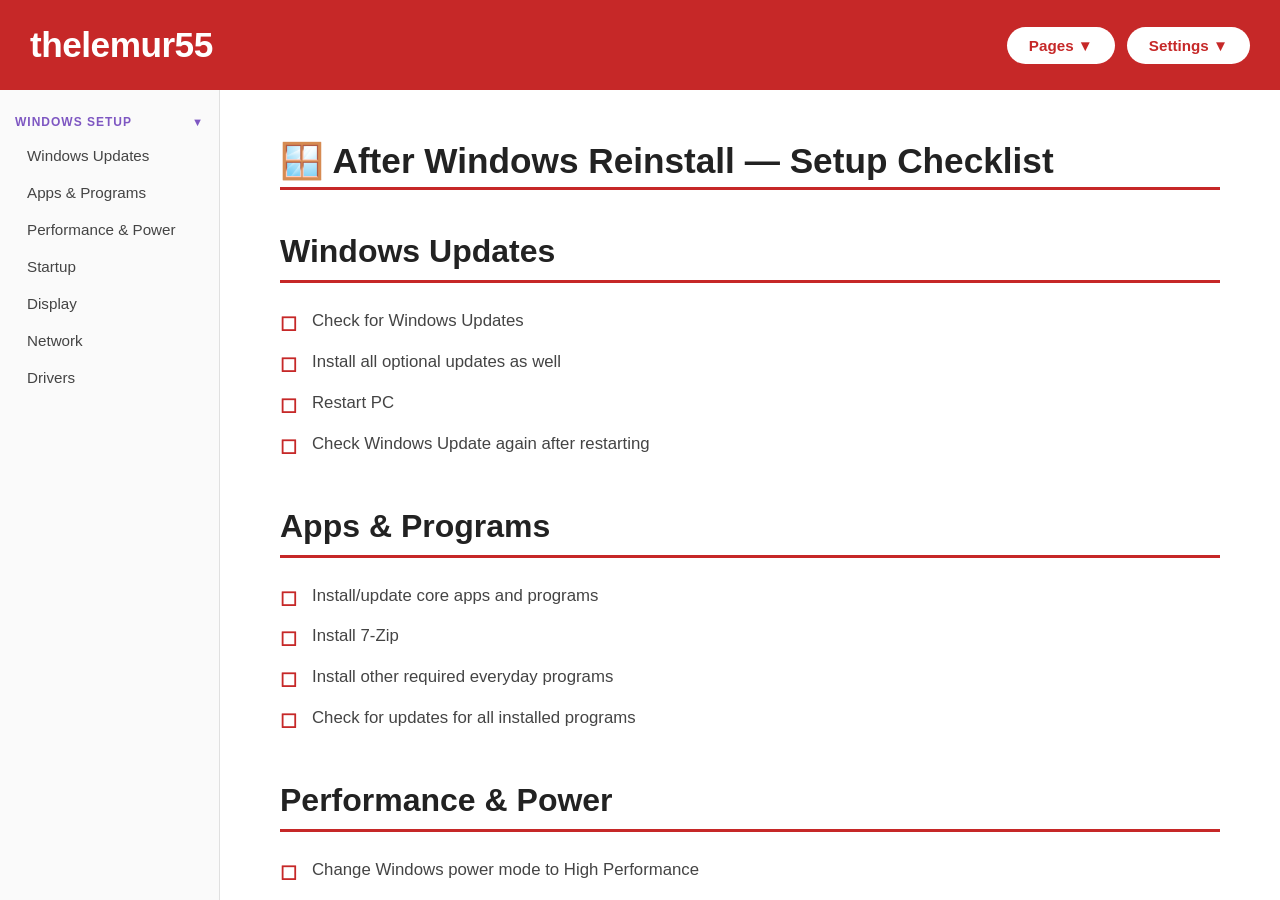
<file: tutorials.html>
<!DOCTYPE html>
<html lang="en">
<head>
    <meta charset="UTF-8">
    <meta name="viewport" content="width=device-width, initial-scale=1.0">
    <title>thelemur55 - Tutorials</title>
    <link rel="icon" type="image/x-icon" href="database/icon/favicon.ico">
    <link rel="icon" type="image/png" sizes="16x16" href="database/icon/favicon-16x16.png">
    <link rel="icon" type="image/png" sizes="32x32" href="database/icon/favicon-32x32.png">
    <link rel="apple-touch-icon" sizes="180x180" href="database/icon/apple-touch-icon.png">
    <link rel="icon" type="image/png" sizes="192x192" href="database/icon/android-chrome-192x192.png">
    <link rel="icon" type="image/png" sizes="512x512" href="database/icon/android-chrome-512x512.png">
    <link rel="manifest" href="database/icon/site.webmanifest">
    <link rel="stylesheet" href="style.css">
</head>
<body>

    <!-- Reusable Header Container -->
    <div id="header-container"></div>

    <!-- Main Layout -->
    <div class="main-layout">
        
        <!-- Sidebar -->
        <nav class="sidebar">
            <div class="sidebar-section">
                <h3 class="section-label toggle-btn">WINDOWS SETUP <span class="arrow">▼</span></h3>
                <ul class="sidebar-list">
                    <li><a href="#win-updates" class="active">Windows Updates</a></li>
                    <li><a href="#apps-programs">Apps & Programs</a></li>
                    <li><a href="#performance-power">Performance & Power</a></li>
                    <li><a href="#startup">Startup</a></li>
                    <li><a href="#display">Display</a></li>
                    <li><a href="#network">Network</a></li>
                    <li><a href="#drivers">Drivers</a></li>
                </ul>
            </div>
        </nav>

        <!-- Content Area -->
        <main class="content">
            
            <h1 class="page-title" style="font-size: 2.2rem; margin-bottom: 5px;">🪟 After Windows Reinstall — Setup Checklist</h1>
            <hr class="title-divider">
            <br>

            <!-- Windows Updates -->
            <section id="win-updates">
                <h2 class="page-title">Windows Updates</h2>
                <hr class="title-divider">
                <ul class="checklist">
                    <li>Check for Windows Updates</li>
                    <li>Install all optional updates as well</li>
                    <li>Restart PC</li>
                    <li>Check Windows Update again after restarting</li>
                </ul>
            </section>

            <br><br>

            <!-- Apps & Programs -->
            <section id="apps-programs">
                <h2 class="page-title">Apps & Programs</h2>
                <hr class="title-divider">
                <ul class="checklist">
                    <li>Install/update core apps and programs</li>
                    <li>Install 7-Zip</li>
                    <li>Install other required everyday programs</li>
                    <li>Check for updates for all installed programs</li>
                </ul>
            </section>

            <br><br>

            <!-- Performance & Power -->
            <section id="performance-power">
                <h2 class="page-title">Performance & Power</h2>
                <hr class="title-divider">
                <ul class="checklist">
                    <li>Change Windows power mode to High Performance</li>
                    <li>Turn off unnecessary Windows gaming features</li>
                    <li>Xbox Game Bar</li>
                    <li>Other unnecessary gaming/background features</li>
                </ul>
            </section>

            <br><br>

            <!-- Startup -->
            <section id="startup">
                <h2 class="page-title">Startup</h2>
                <hr class="title-divider">
                <ul class="checklist">
                    <li>Open Startup Apps</li>
                    <li>Disable all unnecessary startup programs</li>
                    <li>Leave only essential/core startup apps enabled</li>
                </ul>
            </section>

            <br><br>

            <!-- Display -->
            <section id="display">
                <h2 class="page-title">Display</h2>
                <hr class="title-divider">
                <ul class="checklist">
                    <li>Set monitor to its highest supported resolution</li>
                    <li>Set monitor to its highest supported refresh rate</li>
                </ul>
            </section>

            <br><br>

            <!-- Network -->
            <section id="network">
                <h2 class="page-title">Network</h2>
                <hr class="title-divider">
                <ul class="checklist">
                    <li>Set network DNS to the correct/preferred DNS</li>
                    <li>Verify network speed after changing DNS</li>
                    <li>Test Ethernet/Wi-Fi connection</li>
                </ul>
            </section>

            <br><br>

            <!-- Drivers -->
            <section id="drivers">
                <h2 class="page-title">Drivers</h2>
                <hr class="title-divider">
                <ul class="checklist">
                    <li>Install/update GPU driver</li>
                    <li>Install motherboard/chipset drivers</li>
                    <li>Install network drivers</li>
                    <li>Install audio drivers</li>
                    <li>Check Device Manager for missing/incorrect drivers</li>
                </ul>
            </section>

        </main>
    </div>

    <script src="script.js"></script>
</body>
</html>
</file>
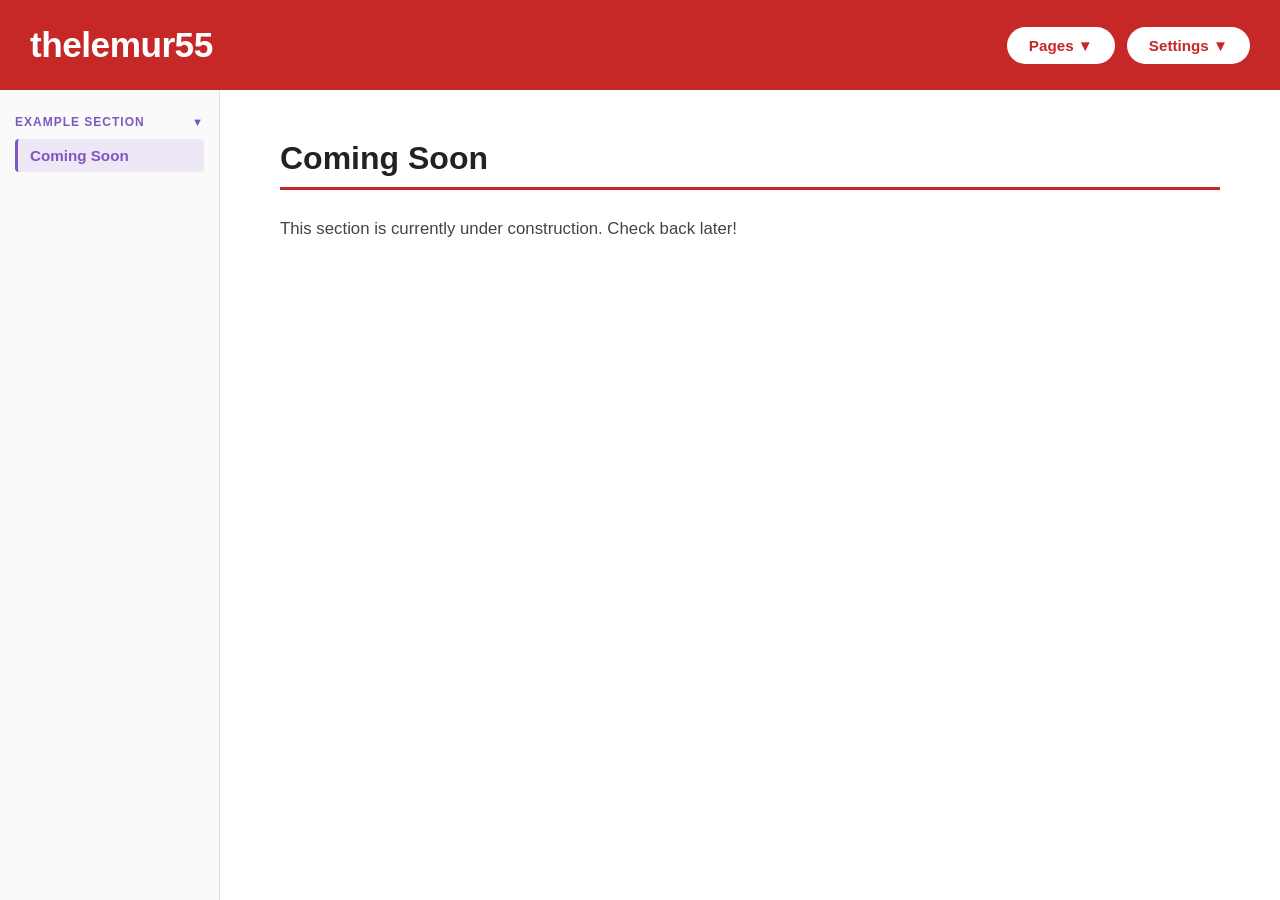
<file: database/example.html>
<!DOCTYPE html>
<html lang="en">
<head>
    <meta charset="UTF-8">
    <meta name="viewport" content="width=device-width, initial-scale=1.0">
    <title>thelemur55 - Example</title>
    <link rel="icon" type="image/x-icon" href="icon/favicon.ico">
    <link rel="icon" type="image/png" sizes="16x16" href="icon/favicon-16x16.png">
    <link rel="icon" type="image/png" sizes="32x32" href="icon/favicon-32x32.png">
    <link rel="apple-touch-icon" sizes="180x180" href="icon/apple-touch-icon.png">
    <link rel="icon" type="image/png" sizes="192x192" href="icon/android-chrome-192x192.png">
    <link rel="icon" type="image/png" sizes="512x512" href="icon/android-chrome-512x512.png">
    <link rel="manifest" href="icon/site.webmanifest">
    <link rel="stylesheet" href="/style.css">
</head>
<body>

    <!-- Reusable Header Container -->
    <div id="header-container"></div>

    <!-- Main Layout -->
    <div class="main-layout">
        
        <!-- Sidebar -->
        <nav class="sidebar">
            <div class="sidebar-section">
                <h3 class="section-label toggle-btn">EXAMPLE SECTION <span class="arrow">▼</span></h3>
                <ul class="sidebar-list">
                    <li><a href="#coming-soon" class="active">Coming Soon</a></li>
                </ul>
            </div>
        </nav>

        <!-- Content Area -->
        <main class="content">
            <section id="coming-soon">
                <h2 class="page-title">Coming Soon</h2>
                <hr class="title-divider">
                
                <p>This section is currently under construction. Check back later!</p>
            </section>
        </main>
    </div>

    <script src="/script.js"></script>
</body>
</html>
</file>
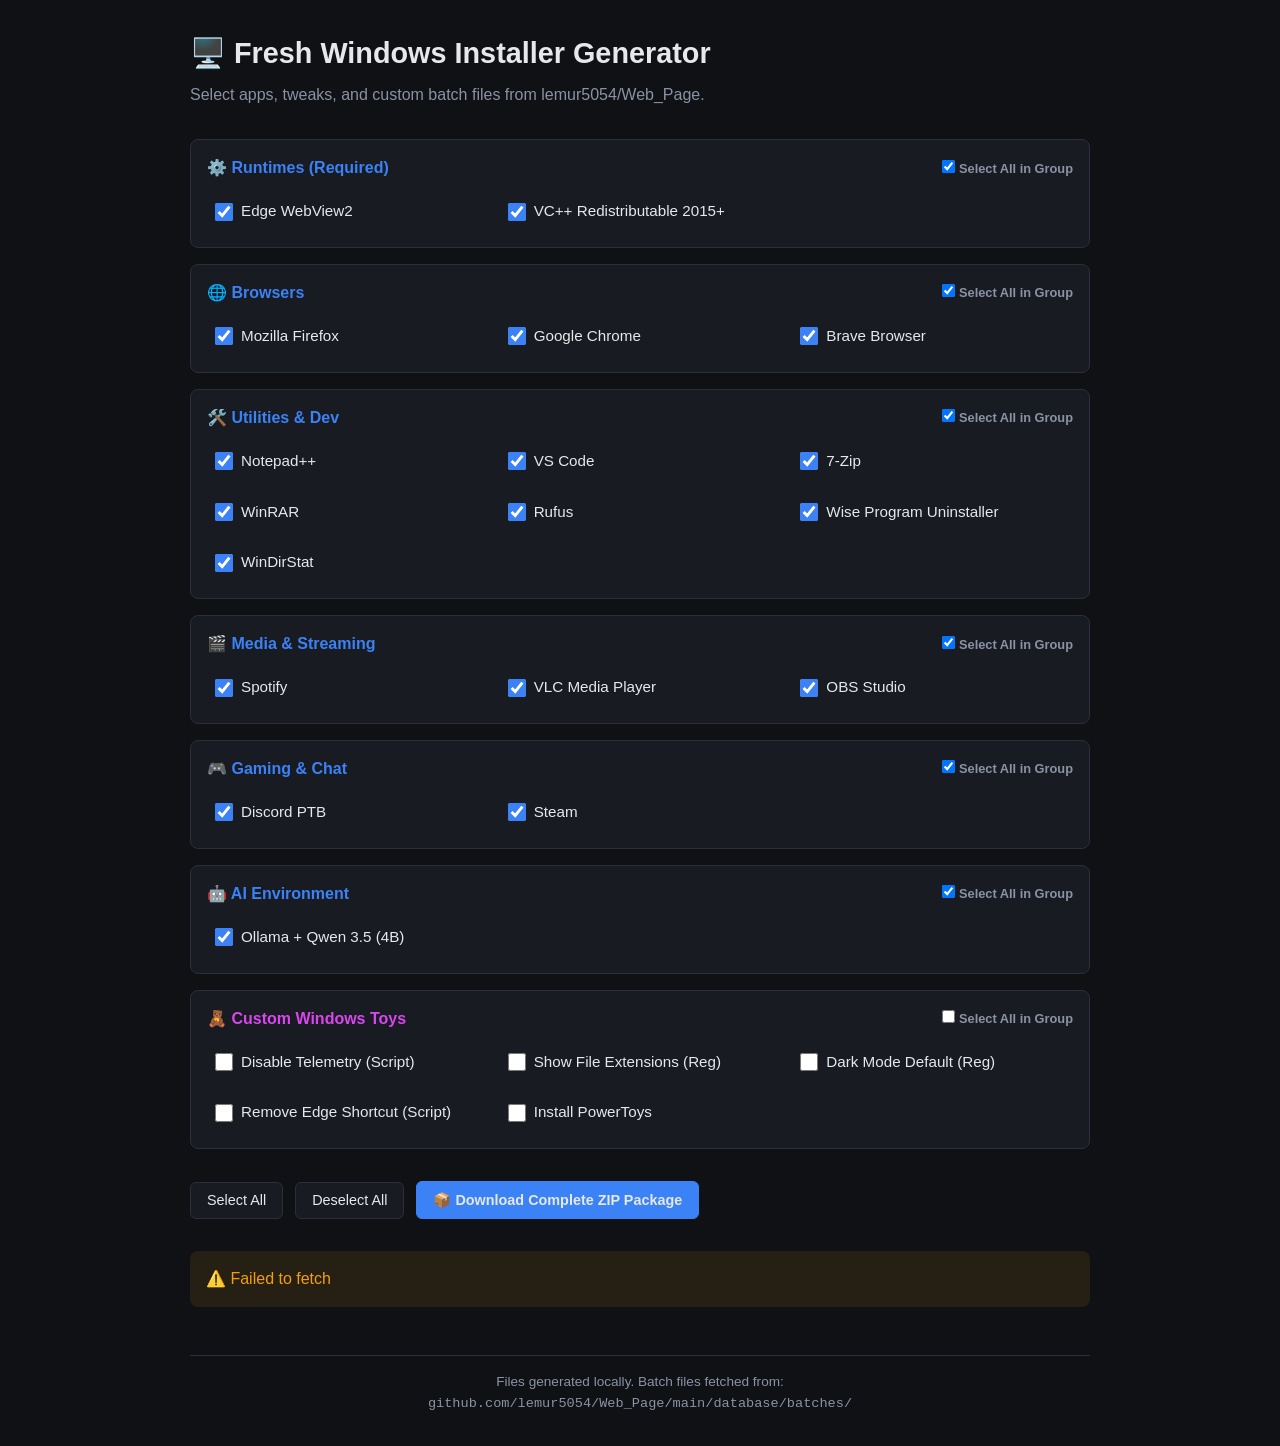
<file: subsite/WinFreshInstall.html>
<!DOCTYPE html>
<html lang="en">
<head>
  <meta charset="UTF-8">
  <meta name="viewport" content="width=device-width, initial-scale=1.0">
  <title>Fresh Windows Installer Generator</title>
  <style>
    :root {
      --bg: #0f1115;
      --card: #181b21;
      --border: #2a2f3a;
      --text: #e6e8eb;
      --muted: #8b92a5;
      --accent: #3b82f6;
      --accent-hover: #2563eb;
      --success: #22c55e;
      --warning: #f59e0b;
      --toy-accent: #d946ef;
      --batch-accent: #f59e0b;
    }
    * { box-sizing: border-box; margin: 0; padding: 0; }
    body {
      font-family: -apple-system, BlinkMacSystemFont, "Segoe UI", Roboto, Helvetica, Arial, sans-serif;
      background: var(--bg);
      color: var(--text);
      line-height: 1.5;
      padding: 2rem 1rem;
    }
    .container { max-width: 900px; margin: 0 auto; }
    h1 { font-size: 1.8rem; margin-bottom: 0.5rem; }
    p.subtitle { color: var(--muted); margin-bottom: 2rem; }
    
    .category {
      background: var(--card);
      border: 1px solid var(--border);
      border-radius: 8px;
      padding: 1rem;
      margin-bottom: 1rem;
    }
    .category h3 {
      font-size: 1rem;
      color: var(--accent);
      margin-bottom: 0.75rem;
      display: flex;
      align-items: center;
      gap: 0.5rem;
    }
    .category.toys h3 { color: var(--toy-accent); }
    .category.batches h3 { color: var(--batch-accent); }

    .app-grid {
      display: grid;
      grid-template-columns: repeat(auto-fill, minmax(220px, 1fr));
      gap: 0.75rem;
    }
    .app-item {
      display: flex;
      align-items: center;
      gap: 0.5rem;
      padding: 0.5rem;
      border-radius: 6px;
      cursor: pointer;
      transition: background 0.2s;
    }
    .app-item:hover { background: rgba(255,255,255,0.05); }
    .app-item input[type="checkbox"] {
      width: 18px; height: 18px;
      accent-color: var(--accent);
      cursor: pointer;
    }
    .category.toys .app-item input[type="checkbox"] { accent-color: var(--toy-accent); }
    .category.batches .app-item input[type="checkbox"] { accent-color: var(--batch-accent); }
    
    .app-item label {
      cursor: pointer;
      font-size: 0.95rem;
      user-select: none;
      display: flex;
      flex-direction: column;
    }
    .app-desc {
      font-size: 0.8rem;
      color: var(--muted);
      margin-top: 2px;
    }

    .controls {
      display: flex;
      flex-wrap: wrap;
      gap: 0.75rem;
      margin: 2rem 0;
      align-items: center;
    }
    button {
      background: var(--card);
      border: 1px solid var(--border);
      color: var(--text);
      padding: 0.6rem 1rem;
      border-radius: 6px;
      cursor: pointer;
      font-size: 0.9rem;
      transition: all 0.2s;
    }
    button:hover { border-color: var(--muted); }
    button.primary {
      background: var(--accent);
      border-color: var(--accent);
      font-weight: 600;
    }
    button.primary:hover { background: var(--accent-hover); }
    button:disabled { opacity: 0.5; cursor: not-allowed; }
    
    .status {
      margin-top: 1rem;
      padding: 1rem;
      border-radius: 8px;
      display: none;
    }
    .footer {
      margin-top: 3rem;
      text-align: center;
      color: var(--muted);
      font-size: 0.85rem;
      border-top: 1px solid var(--border);
      padding-top: 1rem;
    }
  </style>
</head>
<body>
  <div class="container">
    <h1>🖥️ Fresh Windows Installer Generator</h1>
    <p class="subtitle">Select apps, tweaks, and custom batch files from lemur5054/Web_Page.</p>

    <div id="app-container"></div>

    <!-- Dynamic Batch Files Section -->
    <div id="batch-container" class="category batches" style="display:none;">
      <h3>📂 Custom Batch Files <span style="font-size:0.8rem; color:var(--muted); margin-left:auto;">From GitHub</span></h3>
      <div class="app-grid" id="batch-grid"></div>
    </div>

    <div class="controls">
      <button onclick="toggleAll(true)">Select All</button>
      <button onclick="toggleAll(false)">Deselect All</button>
      <button class="primary" id="downloadBtn" onclick="generateAndDownload()">📦 Download Complete ZIP Package</button>
    </div>

    <div id="status" class="status"></div>

    <div class="footer">
      Files generated locally. Batch files fetched from:<br>
      <code>github.com/lemur5054/Web_Page/main/database/batches/</code>
    </div>
  </div>

  <script>
    // ⚙️ GITHUB CONFIGURATION - UPDATED PATH
    const GITHUB_USER = "lemur5054";
    const GITHUB_REPO = "Web_Page";
    const GITHUB_BRANCH = "main";
    const BATCH_FOLDER = "database/batches"; // ← Changed from "batches" to "database/batches"
    
    // Folder name INSIDE the ZIP where batch files will be stored
    const ZIP_BATCH_SUBFOLDER = "CustomTools";

    const BATCH_LIST_URL = `https://raw.githubusercontent.com/${GITHUB_USER}/${GITHUB_REPO}/${GITHUB_BRANCH}/${BATCH_FOLDER}/list.json`;
    const BATCH_FILE_URL = `https://raw.githubusercontent.com/${GITHUB_USER}/${GITHUB_REPO}/${GITHUB_BRANCH}/${BATCH_FOLDER}/`;

    // 📦 App Database
    const appsData = [
      {
        category: "⚙️ Runtimes (Required)",
        items: [
          { name: "Edge WebView2", id: "Microsoft.EdgeWebView2Runtime", selected: true },
          { name: "VC++ Redistributable 2015+", id: "Microsoft.VCRedist.2015+.x64", selected: true }
        ]
      },
      {
        category: "🌐 Browsers",
        items: [
          { name: "Mozilla Firefox", id: "Mozilla.Firefox", selected: true },
          { name: "Google Chrome", id: "Google.Chrome", selected: true },
          { name: "Brave Browser", id: "Brave.Brave", selected: true }
        ]
      },
      {
        category: "🛠️ Utilities & Dev",
        items: [
          { name: "Notepad++", id: "Notepad++.Notepad++", selected: true },
          { name: "VS Code", id: "Microsoft.VisualStudioCode", selected: true },
          { name: "7-Zip", id: "7zip.7zip", selected: true },
          { name: "WinRAR", id: "RARLab.WinRAR", selected: true },
          { name: "Rufus", id: "Rufus.Rufus", selected: true },
          { name: "Wise Program Uninstaller", id: "WiseCleaner.WiseProgramUninstaller", selected: true },
          { name: "WinDirStat", id: "WinDirStat.WinDirStat", selected: true }
        ]
      },
      {
        category: "🎬 Media & Streaming",
        items: [
          { name: "Spotify", id: "Spotify.Spotify", selected: true },
          { name: "VLC Media Player", id: "VideoLAN.VLC", selected: true },
          { name: "OBS Studio", id: "OBSProject.OBSStudio", selected: true }
        ]
      },
      {
        category: "🎮 Gaming & Chat",
        items: [
          { name: "Discord PTB", id: "Discord.Discord.PTB", selected: true },
          { name: "Steam", id: "Valve.Steam", selected: true }
        ]
      },
      {
        category: "🤖 AI Environment",
        items: [
          { name: "Ollama + Qwen 3.5 (4B)", id: "Ollama.Ollama", selected: true }
        ]
      },
      {
        category: "🧸 Custom Windows Toys",
        isToy: true,
        items: [
          { name: "Disable Telemetry (Script)", type: "script", id: "DisableTelemetry", selected: false },
          { name: "Show File Extensions (Reg)", type: "reg", id: "ShowFileExt", selected: false },
          { name: "Dark Mode Default (Reg)", type: "reg", id: "DarkMode", selected: false },
          { name: "Remove Edge Shortcut (Script)", type: "script", id: "RemoveEdgeShortcut", selected: false },
          { name: "Install PowerToys", id: "Microsoft.PowerToys", selected: false }
        ]
      }
    ];

    let batchData = [];
    const container = document.getElementById('app-container');
    const batchContainer = document.getElementById('batch-container');
    const batchGrid = document.getElementById('batch-grid');
    const statusEl = document.getElementById('status');
    const downloadBtn = document.getElementById('downloadBtn');

    function renderApps() {
      container.innerHTML = appsData.map((cat, cIdx) => `
        <div class="category ${cat.isToy ? 'toys' : ''}">
          <h3>
            ${cat.category}
            <label style="margin-left:auto; font-size:0.8rem; color:var(--muted); cursor:pointer;">
              <input type="checkbox" onchange="toggleCategory(${cIdx}, this.checked)" ${cat.items.every(i=>i.selected)?'checked':''}> 
              Select All in Group
            </label>
          </h3>
          <div class="app-grid">
            ${cat.items.map((app, aIdx) => `
              <div class="app-item">
                <input type="checkbox" id="app-${cIdx}-${aIdx}" ${app.selected ? 'checked' : ''} 
                  onchange="toggleApp(${cIdx}, ${aIdx}, this.checked)">
                <label for="app-${cIdx}-${aIdx}">${app.name}</label>
              </div>
            `).join('')}
          </div>
        </div>
      `).join('');
    }

    // 📡 Fetch Batch List from GitHub
    async function fetchBatches() {
      try {
        const url = `${BATCH_LIST_URL}?t=${Date.now()}`;
        const response = await fetch(url);
        
        if (!response.ok) {
          if (response.status === 404) {
            throw new Error(`list.json not found. Create it at:\n${BATCH_LIST_URL.replace('?t='+Date.now(),'')}`);
          }
          throw new Error(`HTTP ${response.status}: ${response.statusText}`);
        }
        
        batchData = await response.json();
        
        if (batchData.length > 0) {
          batchContainer.style.display = 'block';
          renderBatches();
          console.log(`✅ Loaded ${batchData.length} batch files from GitHub`);
        }
      } catch (err) {
        console.error("❌ Could not load batch files:", err);
        statusEl.textContent = `⚠️ ${err.message}`;
        statusEl.style.display = "block";
        statusEl.style.background = "rgba(245, 158, 11, 0.1)";
        statusEl.style.borderColor = "var(--warning)";
        statusEl.style.color = "var(--warning)";
      }
    }

    function renderBatches() {
      batchGrid.innerHTML = batchData.map((batch, bIdx) => `
        <div class="app-item">
          <input type="checkbox" id="batch-${bIdx}" ${batch.selected ? 'checked' : ''} 
            onchange="toggleBatch(${bIdx}, this.checked)">
          <label for="batch-${bIdx}">
            ${batch.name}
            <span class="app-desc">${batch.description || batch.file}</span>
          </label>
        </div>
      `).join('');
    }

    function toggleCategory(cIdx, state) {
      appsData[cIdx].items.forEach(app => app.selected = state);
      renderApps();
    }
    function toggleApp(cIdx, aIdx, state) {
      appsData[cIdx].items[aIdx].selected = state;
      renderApps();
    }
    function toggleBatch(bIdx, state) {
      batchData[bIdx].selected = state;
    }
    function toggleAll(state) {
      appsData.forEach(cat => cat.items.forEach(app => app.selected = state));
      batchData.forEach(batch => batch.selected = state);
      renderApps();
      renderBatches();
    }

    const preFlightBat = `@echo off
setlocal
net session >nul 2>&1
if %errorLevel% neq 0 (
    powershell -Command "Start-Process '%~f0' -Verb RunAs"
    exit /b
)
chcp 65001 >nul
powershell -NoProfile -ExecutionPolicy Bypass -Command "Get-AppxPackage -Name Microsoft.WindowsStore | ForEach-Object { Add-AppxPackage -DisableDevelopmentMode -Register \\"$($_.InstallLocation)\\AppXManifest.xml\\" } 2>$null" >nul 2>&1
powershell -NoProfile -ExecutionPolicy Bypass -Command "Set-ExecutionPolicy RemoteSigned -Scope CurrentUser -Force 2>$null" >nul 2>&1
powershell -NoProfile -ExecutionPolicy Bypass -Command "winget source reset --force; winget source update" 2>&1 | findstr /v /i "copyright" >nul
exit`;

    const runInstallerBat = `@echo off
setlocal
net session >nul 2>&1
if %errorLevel% neq 0 (
    powershell -Command "Start-Process '%~f0' -Verb RunAs"
    exit /b
)
chcp 65001 >nul
title Fresh Windows Installer
powershell -NoProfile -ExecutionPolicy Bypass -File "%~dp0Install-MyApps.ps1"
echo.
pause`;

    async function generateAndDownload() {
      const selectedApps = appsData.flatMap(cat => cat.items.filter(i => i.selected));
      const selectedBatches = batchData.filter(b => b.selected);
      
      if (selectedApps.length === 0 && selectedBatches.length === 0) {
        statusEl.textContent = "⚠️ Please select at least one item.";
        statusEl.style.display = "block";
        statusEl.style.background = "rgba(245, 158, 11, 0.1)";
        statusEl.style.borderColor = "var(--warning)";
        statusEl.style.color = "var(--warning)";
        return;
      }
      statusEl.style.display = "none";
      downloadBtn.disabled = true;
      downloadBtn.textContent = "⏳ Fetching from GitHub...";

      try {
        if (!window.JSZip) {
          const script = document.createElement('script');
          script.src = 'https://cdnjs.cloudflare.com/ajax/libs/jszip/3.10.1/jszip.min.js';
          document.head.appendChild(script);
          await new Promise((resolve, reject) => {
            script.onload = resolve;
            script.onerror = () => reject(new Error('Failed to load ZIP library'));
          });
        }

        // Fetch selected batch files from GitHub Raw
        const batchFilesMap = {};
        if (selectedBatches.length > 0) {
          const fetchPromises = selectedBatches.map(async (batch) => {
            try {
              const url = `${BATCH_FILE_URL}${batch.file}?t=${Date.now()}`;
              const res = await fetch(url);
              if (!res.ok) throw new Error(`HTTP ${res.status} for ${batch.file}`);
              const text = await res.text();
              batchFilesMap[batch.file] = text;
              console.log(`✅ Fetched: ${batch.file}`);
            } catch (e) {
              console.error(`❌ Failed to fetch ${batch.file}:`, e);
              alert(`Warning: Could not download ${batch.file}. It will be skipped.`);
            }
          });
          await Promise.all(fetchPromises);
        }

        downloadBtn.textContent = "⏳ Building package...";
        
        const standardApps = selectedApps.filter(item => !item.type).map(app => `    "${app.id}"`).join(",\n");
        const toys = selectedApps.filter(item => item.type);

        // ✅ DYNAMIC README (MOVED INSIDE FUNCTION - FIXES ReferenceError)
        const appNames = selectedApps.map(a => `- ${a.name}`).join('\n');
        const batchNames = selectedBatches.map(b => `- ${b.name}`).join('\n');
        const readmeTxt = `FRESH WINDOWS INSTALLER PACKAGE
==============================
Generated: ${new Date().toLocaleString()}

📦 SELECTED APPS:
${appNames || '- None'}

📂 CUSTOM BATCH FILES:
${batchNames || '- None'}

📖 INSTRUCTIONS:
1. Run FreshPC-PreFlight.bat (Admin)
2. Run Run-Installer.bat (Admin)
3. Copy CustomTools folder to your chosen location (Desktop recommended)
4. Check Desktop\\AppInstallLog.txt for results
5. Chat with AI: ollama run qwen3.5:4b

🔗 Source: github.com/lemur5054/Web_Page
`;

        const psLines = [
          '[Console]::OutputEncoding = [System.Text.Encoding]::UTF8',
          '',
          'if (-NOT ([Security.Principal.WindowsPrincipal][Security.Principal.WindowsIdentity]::GetCurrent()).IsInRole([Security.Principal.WindowsBuiltInRole] "Administrator")) { exit }',
          '',
          '$LogPath = "$env:USERPROFILE\\Desktop\\AppInstallLog.txt"',
          '"=== Install Started: $(Get-Date) ===" | Out-File -FilePath $LogPath -Append',
          '',
          'winget source reset --force 2>&1 | Out-Null',
          'winget source update 2>&1 | Out-Null',
          '',
          '# --- Standard Apps ---',
          '$Apps = @(',
          standardApps || '    # No standard apps',
          ')',
          '',
          'foreach ($App in $Apps) {',
          '    if ($App -eq "# No standard apps") { continue }',
          '    Write-Host "`n[INSTALLING] $App" -ForegroundColor Cyan',
          '    & winget install --id $App --force --accept-package-agreements --accept-source-agreements --source winget',
          '    if ($LASTEXITCODE -eq 0) { "SUCCESS: $App" | Out-File -FilePath $LogPath -Append }',
          '    else { "FAILED: $App" | Out-File -FilePath $LogPath -Append }',
          '}',
          '',
          '# --- Custom Toys ---'
        ];

        toys.forEach(toy => {
          psLines.push(`# Toy: ${toy.name}`);
          if (toy.id === "DisableTelemetry") {
             psLines.push('New-Item -Path "HKLM:\\SOFTWARE\\Policies\\Microsoft\\Windows\\DataCollection" -Force | Out-Null');
             psLines.push('Set-ItemProperty -Path "HKLM:\\SOFTWARE\\Policies\\Microsoft\\Windows\\DataCollection" -Name "AllowTelemetry" -Value 0 -Type DWord -Force');
          } else if (toy.id === "ShowFileExt") {
             psLines.push('Set-ItemProperty -Path "HKCU:\\Software\\Microsoft\\Windows\\CurrentVersion\\Explorer\\Advanced" -Name "HideFileExt" -Value 0 -Type DWord -Force');
          } else if (toy.id === "DarkMode") {
             psLines.push('Set-ItemProperty -Path "HKCU:\\Software\\Microsoft\\Windows\\CurrentVersion\\Themes\\Personalize" -Name "AppsUseLightTheme" -Value 0 -Type DWord -Force');
             psLines.push('Set-ItemProperty -Path "HKCU:\\Software\\Microsoft\\Windows\\CurrentVersion\\Themes\\Personalize" -Name "SystemUsesLightTheme" -Value 0 -Type DWord -Force');
          } else if (toy.id === "RemoveEdgeShortcut") {
             psLines.push('Remove-Item -Path "$env:USERPROFILE\\Desktop\\Microsoft Edge.lnk" -ErrorAction SilentlyContinue');
          }
          psLines.push('');
        });

        // --- Copy Batch Files to Desktop (From Subfolder) ---
        if (Object.keys(batchFilesMap).length > 0) {
          psLines.push('# --- Copy Custom Batch Files to Desktop ---');
          psLines.push('Write-Host "`n[TOYS] Copying selected batch files to Desktop..." -ForegroundColor Magenta');
          psLines.push('$DesktopPath = [Environment]::GetFolderPath("Desktop")');
          psLines.push('$ScriptDir = $PSScriptRoot');
          psLines.push('if (-not $ScriptDir) { $ScriptDir = Split-Path -Parent $MyInvocation.MyCommand.Definition }');
          psLines.push(`$BatchFolder = Join-Path $ScriptDir "${ZIP_BATCH_SUBFOLDER}"`);
          psLines.push('');
          
          Object.keys(batchFilesMap).forEach(filename => {
            psLines.push(`$SourceFile = Join-Path $BatchFolder "${filename}"`);
            psLines.push(`$DestFile = Join-Path $DesktopPath "${filename}"`);
            psLines.push(`Write-Host "  Copying: ${filename} ..." -ForegroundColor Cyan`);
            psLines.push(`if (Test-Path $SourceFile) {`);
            psLines.push(`    try {`);
            psLines.push(`        Copy-Item -Path $SourceFile -Destination $DestFile -Force -ErrorAction Stop`);
            psLines.push(`        Write-Host "  ✅ Copied to Desktop" -ForegroundColor Green`);
            psLines.push(`        "COPIED: ${filename} to Desktop" | Out-File -FilePath $LogPath -Append`);
            psLines.push(`    } catch {`);
            psLines.push(`        Write-Host "  ❌ Error: $_" -ForegroundColor Red`);
            psLines.push(`        "ERROR copying ${filename}: $_" | Out-File -FilePath $LogPath -Append`);
            psLines.push(`    }`);
            psLines.push(`} else {`);
            psLines.push(`    Write-Host "  ⚠️ Source not found: $SourceFile" -ForegroundColor Yellow`);
            psLines.push(`    "WARNING: Source not found: $SourceFile" | Out-File -FilePath $LogPath -Append`);
            psLines.push(`}`);
          });
          psLines.push('');
        }

        // Ollama Setup
        psLines.push('$OllamaPath = "$env:LOCALAPPDATA\\Programs\\Ollama\\ollama.exe"');
        psLines.push('if (Test-Path $OllamaPath) {');
        psLines.push('    Start-Process -FilePath $OllamaPath -WindowStyle Hidden -ArgumentList "serve"');
        psLines.push('    Start-Sleep -Seconds 5');
        psLines.push('    & $OllamaPath pull qwen3.5:4b 2>&1 | Out-Null');
        psLines.push('    "Ollama Setup Complete" | Out-File -FilePath $LogPath -Append');
        psLines.push('}');
        
        psLines.push('Write-Host "`n[COMPLETE] Finished. Check Desktop for logs and batch files." -ForegroundColor Green');
        psLines.push('"=== Install Complete: $(Get-Date) ===" | Out-File -FilePath $LogPath -Append');

        const zip = new JSZip();
        zip.file("Install-MyApps.ps1", psLines.join('\n'));
        zip.file("FreshPC-PreFlight.bat", preFlightBat);
        zip.file("Run-Installer.bat", runInstallerBat);
        zip.file("README.txt", readmeTxt); // ← Now uses dynamic readmeTxt

        // Add downloaded batch files to ZIP inside the subfolder
        for (const [filename, content] of Object.entries(batchFilesMap)) {
          zip.file(`${ZIP_BATCH_SUBFOLDER}/${filename}`, content);
        }

        const content = await zip.generateAsync({type:"blob"});
        const url = URL.createObjectURL(content);
        const a = document.createElement("a");
        a.href = url;
        a.download = "FreshWindows-Installer.zip";
        document.body.appendChild(a);
        a.click();
        document.body.removeChild(a);
        URL.revokeObjectURL(url);

        statusEl.textContent = "✅ ZIP downloaded! Batch files will be copied to Desktop during install.";
        statusEl.style.display = "block";
        statusEl.style.background = "rgba(34, 197, 94, 0.1)";
        statusEl.style.borderColor = "var(--success)";
        statusEl.style.color = "var(--success)";
      } catch (err) {
        console.error(err);
        statusEl.textContent = "❌ Error: " + err.message;
        statusEl.style.display = "block";
        statusEl.style.background = "rgba(239, 68, 68, 0.1)";
        statusEl.style.borderColor = "#ef4444";
        statusEl.style.color = "#ef4444";
      } finally {
        downloadBtn.disabled = false;
        downloadBtn.textContent = "📦 Download Complete ZIP Package";
      }
    }

    // Initialize
    renderApps();
    fetchBatches();
  </script>
</body>
</html>
</file>
<file: style.css>
/* ---------- Reset ---------- */
* {
    margin: 0;
    padding: 0;
    box-sizing: border-box;
}

/* ---------- Base Layout (Locks the page to the screen) ---------- */
body {
    font-family: 'Segoe UI', Arial, sans-serif;
    background-color: #ffffff;
    color: #333;
    height: 100vh;
    overflow: hidden;
    display: flex;
    flex-direction: column;
}

/* ---------- Banner (Fixed at top, 10% height) ---------- */
.banner {
    height: 10vh;
    background-color: #c62828;
    display: flex;
    align-items: center;
    justify-content: space-between;
    padding: 0 30px;
    flex-shrink: 0;
}

.site-title {
    color: #ffffff;
    font-size: 2.2rem;
    font-weight: 700;
    letter-spacing: -0.5px;
    text-decoration: none; /* Removes the default link underline */
    cursor: pointer;
    transition: opacity 0.2s, transform 0.2s;
}

.site-title:hover {
    opacity: 0.85;
    transform: scale(1.02);
}

.banner-right {
    display: flex;
    gap: 12px;
    align-items: center;
}

.nav-btn {
    background-color: #ffffff;
    color: #c62828;
    border: none;
    padding: 10px 22px;
    border-radius: 25px;
    font-size: 0.95rem;
    font-weight: 600;
    cursor: pointer;
    transition: background-color 0.2s, transform 0.1s;
}

.nav-btn:hover {
    background-color: #f5f5f5;
    transform: translateY(-1px);
}

/* ---------- Header Dropdown ---------- */
.dropdown {
    position: relative;
    display: inline-block;
}

.dropdown-content {
    display: none;
    position: absolute;
    right: 0;
    top: 100%;
    margin-top: 10px;
    background-color: #ffffff;
    min-width: 200px;
    box-shadow: 0px 8px 16px 0px rgba(0,0,0,0.15);
    border-radius: 8px;
    overflow: hidden;
    z-index: 1000;
    border: 1px solid #e0e0e0;
}

.dropdown-content.show {
    display: block;
}

.dropdown-content a {
    color: #333;
    padding: 12px 20px;
    text-decoration: none;
    display: block;
    font-size: 0.95rem;
    transition: background-color 0.2s, color 0.2s;
}

.dropdown-content a:hover {
    background-color: #c62828;
    color: #ffffff;
}

/* ---------- Main Layout (Fills remaining 90%) ---------- */
.main-layout {
    display: flex;
    flex: 1;
    overflow: hidden;
}

/* ---------- Sidebar (Fixed on left) ---------- */
.sidebar {
    width: 220px;
    background-color: #fafafa;
    border-right: 1px solid #e0e0e0;
    padding: 25px 15px;
    flex-shrink: 0;
    overflow-y: auto;
}

.sidebar-section {
    margin-bottom: 25px;
}

.section-label {
    font-size: 0.75rem;
    font-weight: 700;
    color: #7e57c2;
    letter-spacing: 1px;
    margin-bottom: 10px;
    text-transform: uppercase;
}

.sidebar ul {
    list-style: none;
}

.sidebar ul li {
    margin-bottom: 4px;
}

.sidebar ul li a {
    display: block;
    text-decoration: none;
    color: #444;
    padding: 8px 12px;
    border-radius: 4px;
    font-size: 0.95rem;
    transition: background-color 0.2s, color 0.2s;
}

.sidebar ul li a:hover {
    background-color: #ede7f6;
    color: #5e35b1;
}

.sidebar ul li a.active {
    background-color: #ede7f6;
    color: #7e57c2;
    font-weight: 600;
    border-left: 3px solid #7e57c2;
}

/* ---------- Sidebar Toggle / Collapse ---------- */
.toggle-btn {
    cursor: pointer;
    display: flex;
    justify-content: space-between;
    align-items: center;
    user-select: none;
}

.sidebar-list {
    list-style: none;
    padding-left: 0;
    max-height: 500px;
    overflow: hidden;
    transition: max-height 0.3s ease-in-out;
}

.sidebar-list.collapsed {
    max-height: 0;
}

.arrow {
    font-size: 0.7rem;
    transition: transform 0.3s ease;
}

.toggle-btn.collapsed .arrow {
    transform: rotate(-90deg);
}

/* ---------- Content Area (The ONLY part that scrolls) ---------- */
.content {
    flex: 1;
    padding: 50px 60px;
    overflow-y: auto;
    scroll-behavior: smooth;
}

.page-title {
    font-size: 2rem;
    color: #222;
    margin-bottom: 10px;
}

.title-divider {
    border: none;
    border-top: 3px solid #c62828;
    margin-bottom: 25px;
}

.content p {
    font-size: 1.05rem;
    line-height: 1.7;
    color: #444;
    margin-bottom: 18px;
}

/* ---------- Card Grid Layout ---------- */
.card-grid {
    display: grid;
    grid-template-columns: repeat(auto-fill, minmax(320px, 1fr));
    gap: 25px;
    margin-top: 20px;
}

/* ---------- Individual Card ---------- */
.card {
    background-color: #ffffff;
    border: 1px solid #e0e0e0;
    border-radius: 10px;
    padding: 25px;
    display: flex;
    flex-direction: column;
    box-shadow: 0 2px 5px rgba(0,0,0,0.05);
    transition: transform 0.2s, box-shadow 0.2s;
}

.card:hover {
    transform: translateY(-3px);
    box-shadow: 0 5px 15px rgba(0,0,0,0.1);
}

.card h3 {
    font-size: 1.4rem;
    color: #222;
    margin-bottom: 15px;
}

.card p {
    font-size: 0.95rem;
    line-height: 1.6;
    color: #555;
    margin-bottom: 20px;
    flex-grow: 1;
}

/* ---------- Card Thumbnail Image ---------- */
.card-thumbnail {
    width: 100%;
    height: 180px;
    object-fit: cover;
    border-radius: 6px;
    margin-bottom: 15px;
    background-color: #f0f0f0;
}

/* ---------- Red Button inside Card ---------- */
.card-btn {
    display: inline-block;
    background-color: #c62828;
    color: #ffffff;
    text-decoration: none;
    padding: 10px 20px;
    border-radius: 6px;
    font-weight: 600;
    align-self: flex-start;
    transition: background-color 0.2s;
    margin-bottom: 0;
}

.card-btn:hover {
    background-color: #a31f1f;
}

/* ---------- Multiple Buttons in a Card ---------- */
.card-btn-group {
    display: flex;
    flex-direction: column;
    gap: 8px;
    margin-top: auto;
}

.card-btn-group .card-btn {
    align-self: flex-start;
}

/* ---------- Horizontal Card Layout (For Music) ---------- */
.horizontal-card {
    display: flex;
    align-items: center;
    justify-content: space-between;
    background-color: #ffffff;
    border: 1px solid #e0e0e0;
    border-radius: 10px;
    padding: 30px 35px;
    margin-top: 25px;
    box-shadow: 0 2px 5px rgba(0,0,0,0.05);
    gap: 30px;
}

.horizontal-card-content {
    flex: 1;
}

.horizontal-card-content h3 {
    font-size: 1.6rem;
    color: #222;
    margin-bottom: 15px;
}

.horizontal-card-content p {
    font-size: 1.05rem;
    line-height: 1.6;
    color: #444;
    margin-bottom: 25px;
}

.horizontal-card-image {
    flex-shrink: 0;
    width: 220px;
    height: 220px;
    border-radius: 10px;
    overflow: hidden;
    background-color: #f0f0f0;
}

.horizontal-card-image img {
    width: 100%;
    height: 100%;
    object-fit: cover;
    border-radius: 10px;
}

/* ---------- Horizontal Button Row ---------- */
.horizontal-btn-group {
    display: flex;
    flex-wrap: wrap;
    gap: 12px;
}

/* ---------- Contact Links ---------- */
.contact-link {
    color: #c62828;
    text-decoration: none;
    font-weight: 600;
    transition: color 0.2s;
}

.contact-link:hover {
    color: #a31f1f;
    text-decoration: underline;
}

/* ---------- Tutorial Steps (For Minecraft Page) ---------- */
.tutorial-step {
    background-color: #f9f9f9;
    border-left: 4px solid #c62828;
    padding: 20px 25px;
    margin-bottom: 20px;
    border-radius: 0 8px 8px 0;
}

.tutorial-step h3 {
    font-size: 1.3rem;
    color: #222;
    margin-bottom: 10px;
}

.tutorial-step p {
    font-size: 1rem;
    line-height: 1.6;
    color: #444;
    margin-bottom: 15px;
}

.tutorial-step code {
    background-color: #e0e0e0;
    padding: 2px 6px;
    border-radius: 4px;
    font-family: monospace;
    font-size: 0.9em;
}

.tutorial-step .card-btn {
    margin-top: 5px;
}

/* ---------- Checklist Styling (For Tutorials Page) ---------- */
.checklist {
    list-style: none;
    padding: 0;
    margin-top: 10px;
}

.checklist li {
    position: relative;
    padding-left: 32px;
    margin-bottom: 14px;
    font-size: 1.05rem;
    color: #444;
    line-height: 1.6;
}

.checklist li::before {
    content: '☐';
    position: absolute;
    left: 0;
    top: 2px;
    color: #c62828; /* Matches your red theme */
    font-size: 1.2rem;
    font-weight: bold;
}

/* ---------- Role Headers (For About Page) ---------- */
.role-header {
    font-size: 0.95rem;
    font-weight: 700;
    color: #7e57c2; /* Matches sidebar accent */
    text-transform: uppercase;
    letter-spacing: 1.5px;
    margin-top: 30px;
    margin-bottom: 10px;
}

.role-list {
    list-style: none;
    padding-left: 5px;
    margin-bottom: 15px;
}

.role-list li {
    font-size: 1.05rem;
    color: #444;
    margin-bottom: 6px;
}
</file>
